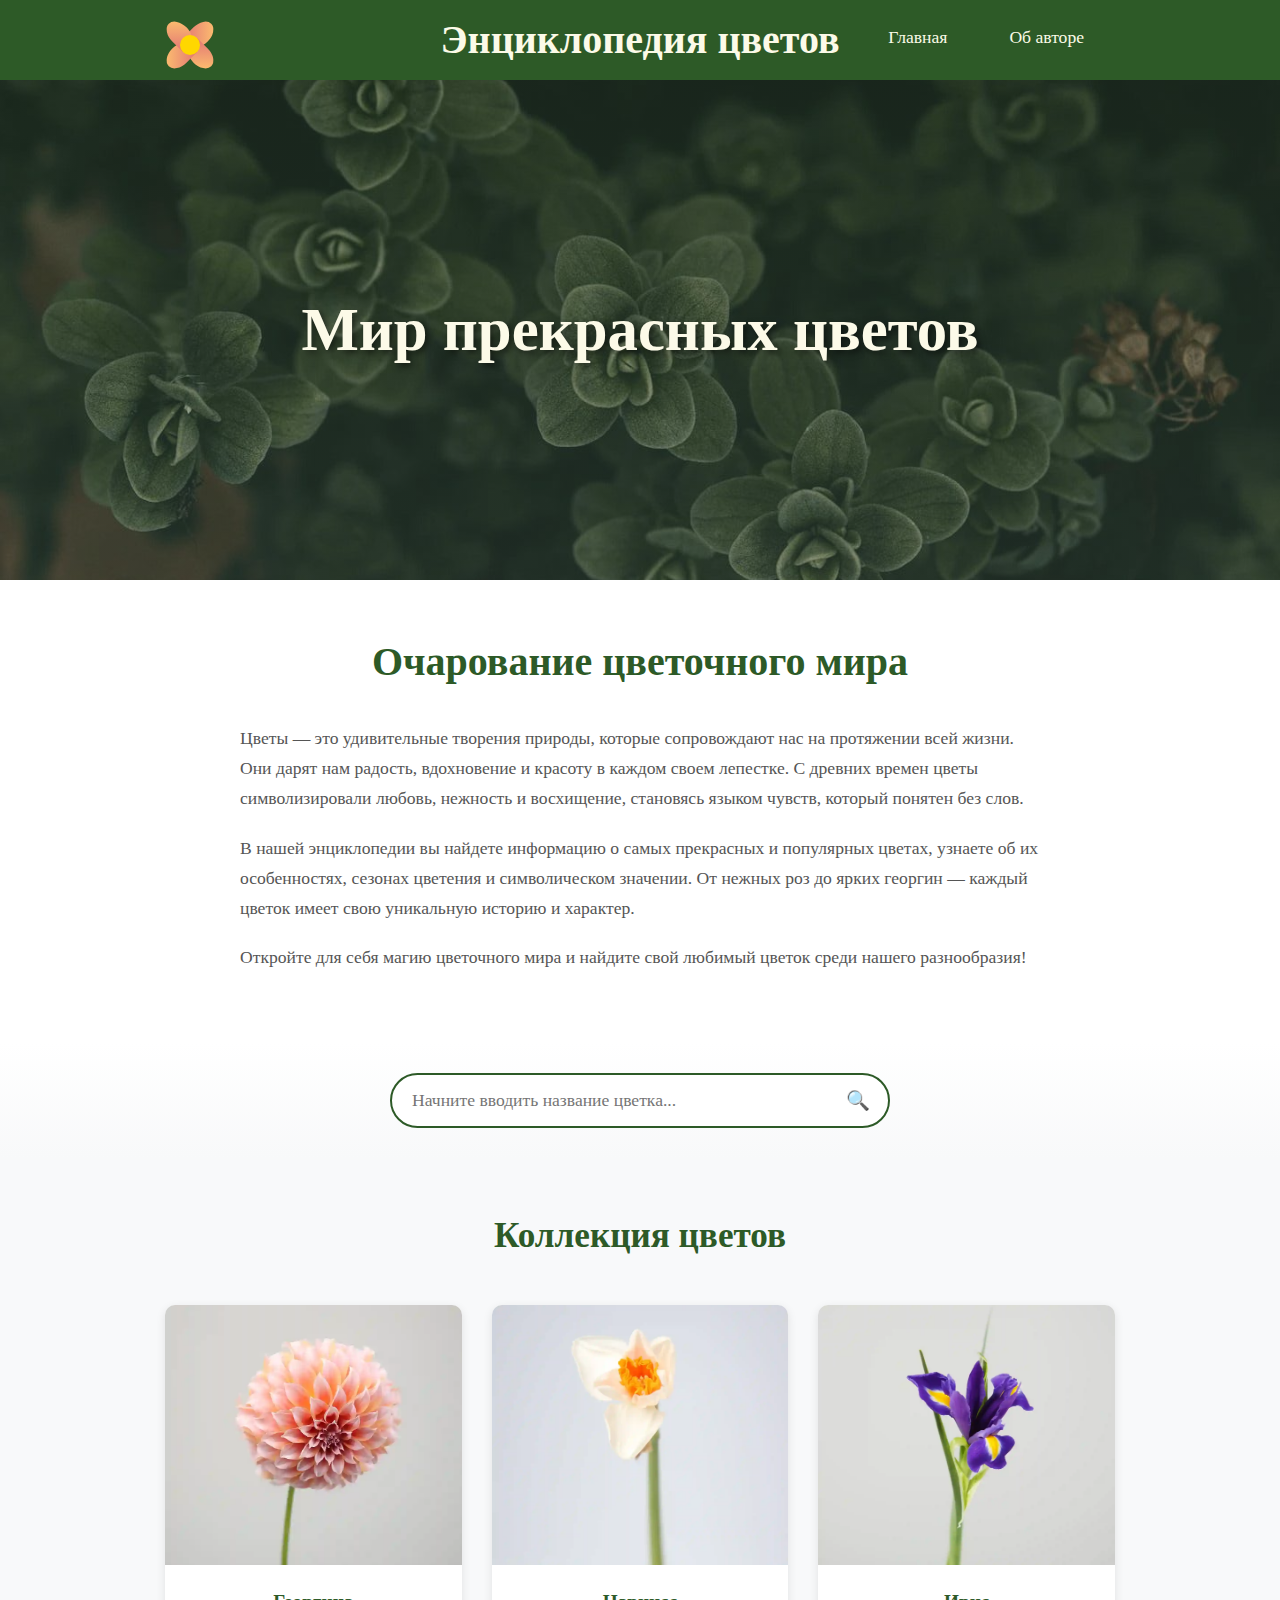
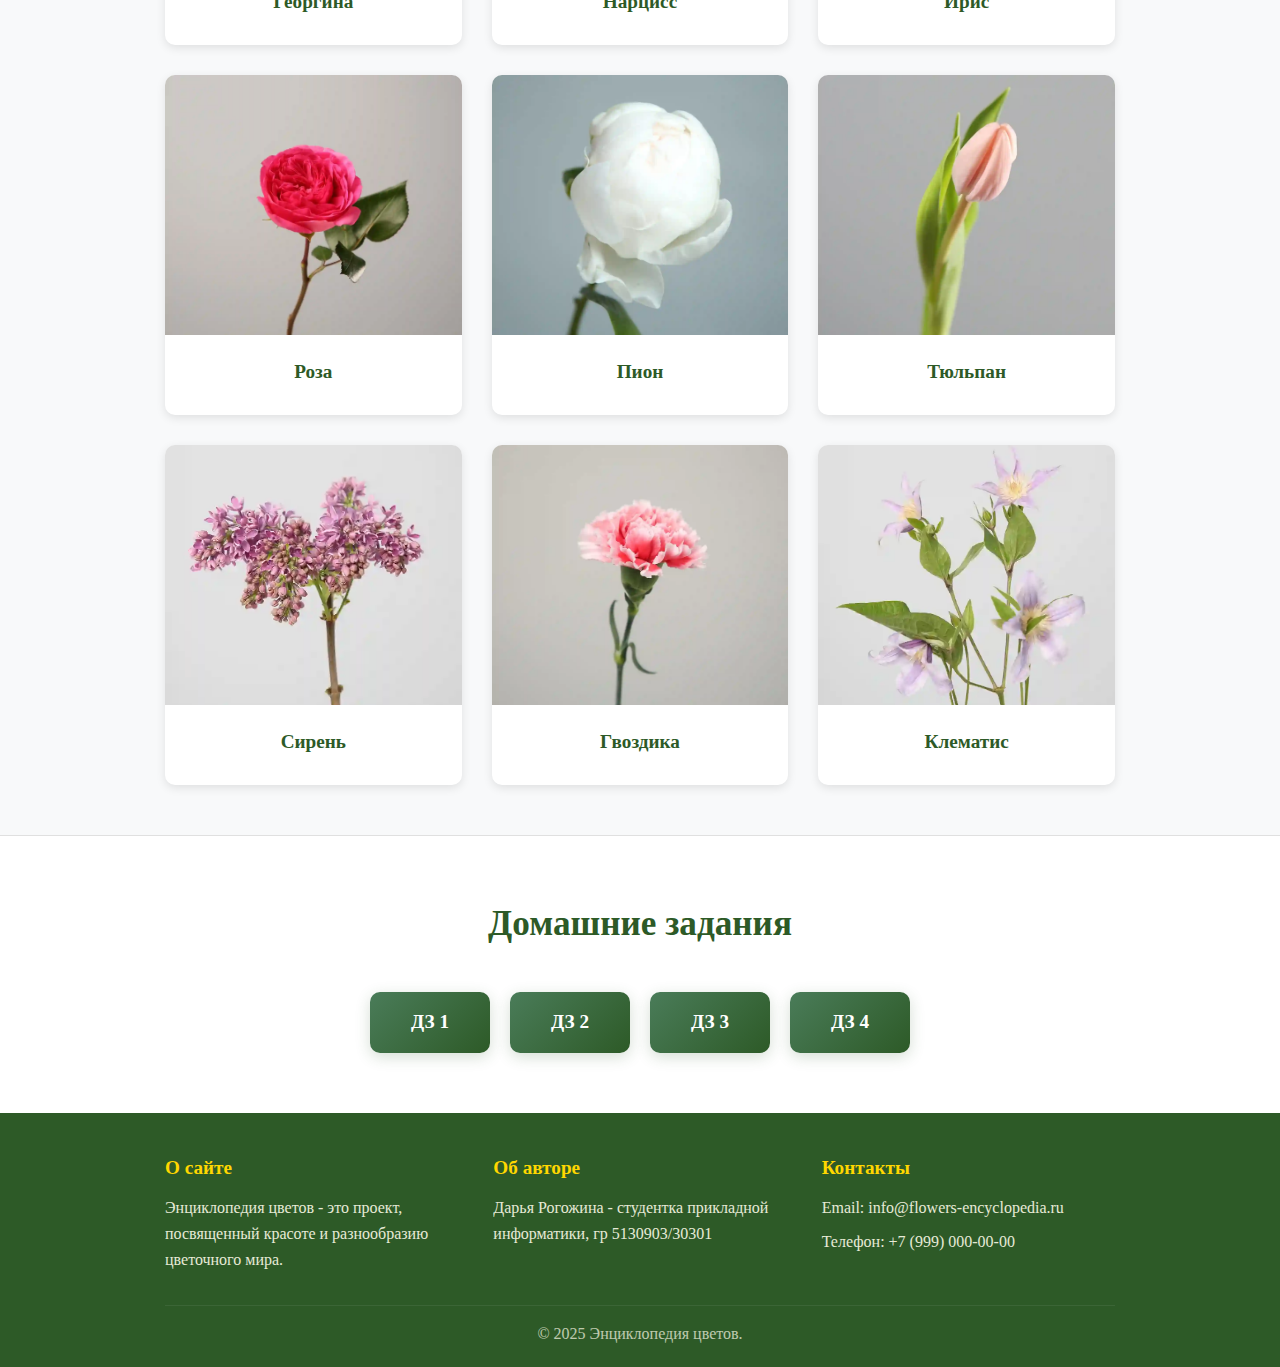
<file: index.html>
<!DOCTYPE html>
<html lang="ru">
<head>
    <meta charset="UTF-8">
    <title>Энциклопедия цветов</title>
    <link rel="stylesheet" href="style.css">
    <script src="script .js" defer></script>
</head>
<body>
    <!-- Шапка сайта -->
    <header class="header">
        <div class="container">
            <div class="header-content">
                <!-- Логотип CSS -->
                <div class="logo">
                    <div class="logo-flower">
                        <div class="petal"></div>
                        <div class="petal"></div>
                        <div class="petal"></div>
                        <div class="petal"></div>
                        <div class="flower-center"></div>
                    </div>
                </div>
                
                <h1 class="site-title">Энциклопедия цветов</h1>
                <nav class="menu">
                    <a href="index.html" class="menu-link">Главная</a>
                    <a href="#about" class="menu-link">Об авторе</a>
                </nav>
            </div>
        </div>
    </header>

    <!-- Главный баннер -->
    <section class="hero">
        <div class="hero-image">
            <h2 class="hero-title">Мир прекрасных цветов</h2>
        </div>
    </section>

     <!-- Вступительный текст -->
    <section class="intro">
        <div class="container">
            <div class="intro-content">
                <h2 class="intro-title">Очарование цветочного мира</h2>
                <div class="intro-text">
                    <p>Цветы — это удивительные творения природы, которые сопровождают нас на протяжении всей жизни. Они дарят нам радость, вдохновение и красоту в каждом своем лепестке. С древних времен цветы символизировали любовь, нежность и восхищение, становясь языком чувств, который понятен без слов.</p>
                    
                    <p>В нашей энциклопедии вы найдете информацию о самых прекрасных и популярных цветах, узнаете об их особенностях, сезонах цветения и символическом значении. От нежных роз до ярких георгин — каждый цветок имеет свою уникальную историю и характер.</p>
                    
                    <p>Откройте для себя магию цветочного мира и найдите свой любимый цветок среди нашего разнообразия!</p>
                </div>
            </div>
        </div>
    </section>

    <section class="search-section">
        <div class="container">
            <div class="search-container">
                <input type="text" id="flowerSearch" class="search-input" 
                       placeholder="Начните вводить название цветка...">
                <div class="search-icon">🔍</div>
            </div>
        </div>
    </section>

    <!-- Галерея цветов -->
    <main class="main">
        <div class="container">
            <h2 class="section-title">Коллекция цветов</h2>
            <div class="flowers-grid">
                <div class="flower-card" id="georgina">
                    <a href="flowers/георгина.html#georgina" class="flower-link">
                        <img src="images/георгина.webp" alt="Георгина" class="flower-image">
                        <h3 class="flower-name">Георгина</h3>
                    </a>
                </div>
                <div class="flower-card" id="narciss">
                    <a href="flowers/нарцисс.html#narciss" class="flower-link">
                        <img src="images/нарцисс.webp" alt="Нарцисс" class="flower-image">
                        <h3 class="flower-name">Нарцисс</h3>
                    </a>
                </div>
                <div class="flower-card" id="iris">
                    <a href="flowers/ирис.html#iris" class="flower-link">
                        <img src="images/ирис.webp" alt="Ирис" class="flower-image">
                        <h3 class="flower-name">Ирис</h3>
                    </a>
                </div>

                <div class="flower-card" id="rose">
                    <a href="flowers/роза.html#rose" class="flower-link">
                        <img src="images/роза.webp" alt="Роза" class="flower-image">
                        <h3 class="flower-name">Роза</h3>
                    </a>
                </div>
                <div class="flower-card" id="pion">
                    <a href="flowers/пион.html#pion" class="flower-link">
                        <img src="images/пион.webp" alt="Пион" class="flower-image">
                        <h3 class="flower-name">Пион</h3>
                    </a>
                </div>
                <div class="flower-card" id="tulpan">
                    <a href="flowers/тюльпан.html#tulpan" class="flower-link">
                        <img src="images/тюльпан.webp" alt="Тюльпан" class="flower-image">
                        <h3 class="flower-name">Тюльпан</h3>
                    </a>
                </div>
                <div class="flower-card" id="siren">
                    <a href="flowers/сирень.html#siren" class="flower-link">
                        <img src="images/сирень.webp" alt="Сирень" class="flower-image">
                        <h3 class="flower-name">Сирень</h3>
                    </a>
                </div>

                <div class="flower-card" id="gvozdika">
                    <a href="flowers/гвоздика.html#gvozdika" class="flower-link">
                        <img src="images/гвоздика.webp" alt="Гвоздика" class="flower-image">
                        <h3 class="flower-name">Гвоздика</h3>
                    </a>
                </div>
                <div class="flower-card" id="klematis">
                    <a href="flowers/клематис.html#klematis" class="flower-link">
                        <img src="images/клематис.webp" alt="Клематис" class="flower-image">
                        <h3 class="flower-name">Клематис</h3>
                    </a>
                </div>
            </div>
        </div>
    </main>

    <section class="homework-section">
        <div class="container">
            <h2 class="section-title">Домашние задания</h2>
            <div class="homework-list">
                <a href="дз/рисунок/page1.html" class="homework-link">ДЗ 1</a>
                <a href="дз/ролик/page2.html" class="homework-link">ДЗ 2</a>
                <a href="дз/задание/задание.html" class="homework-link">ДЗ 3</a>
                <a href="дз/тест/тест.html" class="homework-link">ДЗ 4</a>
            </div>
        </div>
    </section>

    <!-- Подвал -->
    <footer class="footer" id="about">
        <div class="container">
            <div class="footer-content">
                <div class="footer-section">
                    <h3>О сайте</h3>
                    <p>Энциклопедия цветов - это проект, посвященный красоте и разнообразию цветочного мира.</p>
                </div>
                <div class="footer-section">
                    <h3>Об авторе</h3>
                    <p>Дарья Рогожина - студентка прикладной информатики, гр 5130903/30301</p>
                </div>
                <div class="footer-section">
                    <h3>Контакты</h3>
                    <p>Email: info@flowers-encyclopedia.ru</p>
                    <p>Телефон: +7 (999) 000-00-00</p>
                </div>
            </div>
            <div class="footer-bottom">
                <p>&copy; 2025 Энциклопедия цветов.</p>
            </div>
        </div>
    </footer>
</body>
</html>
</file>
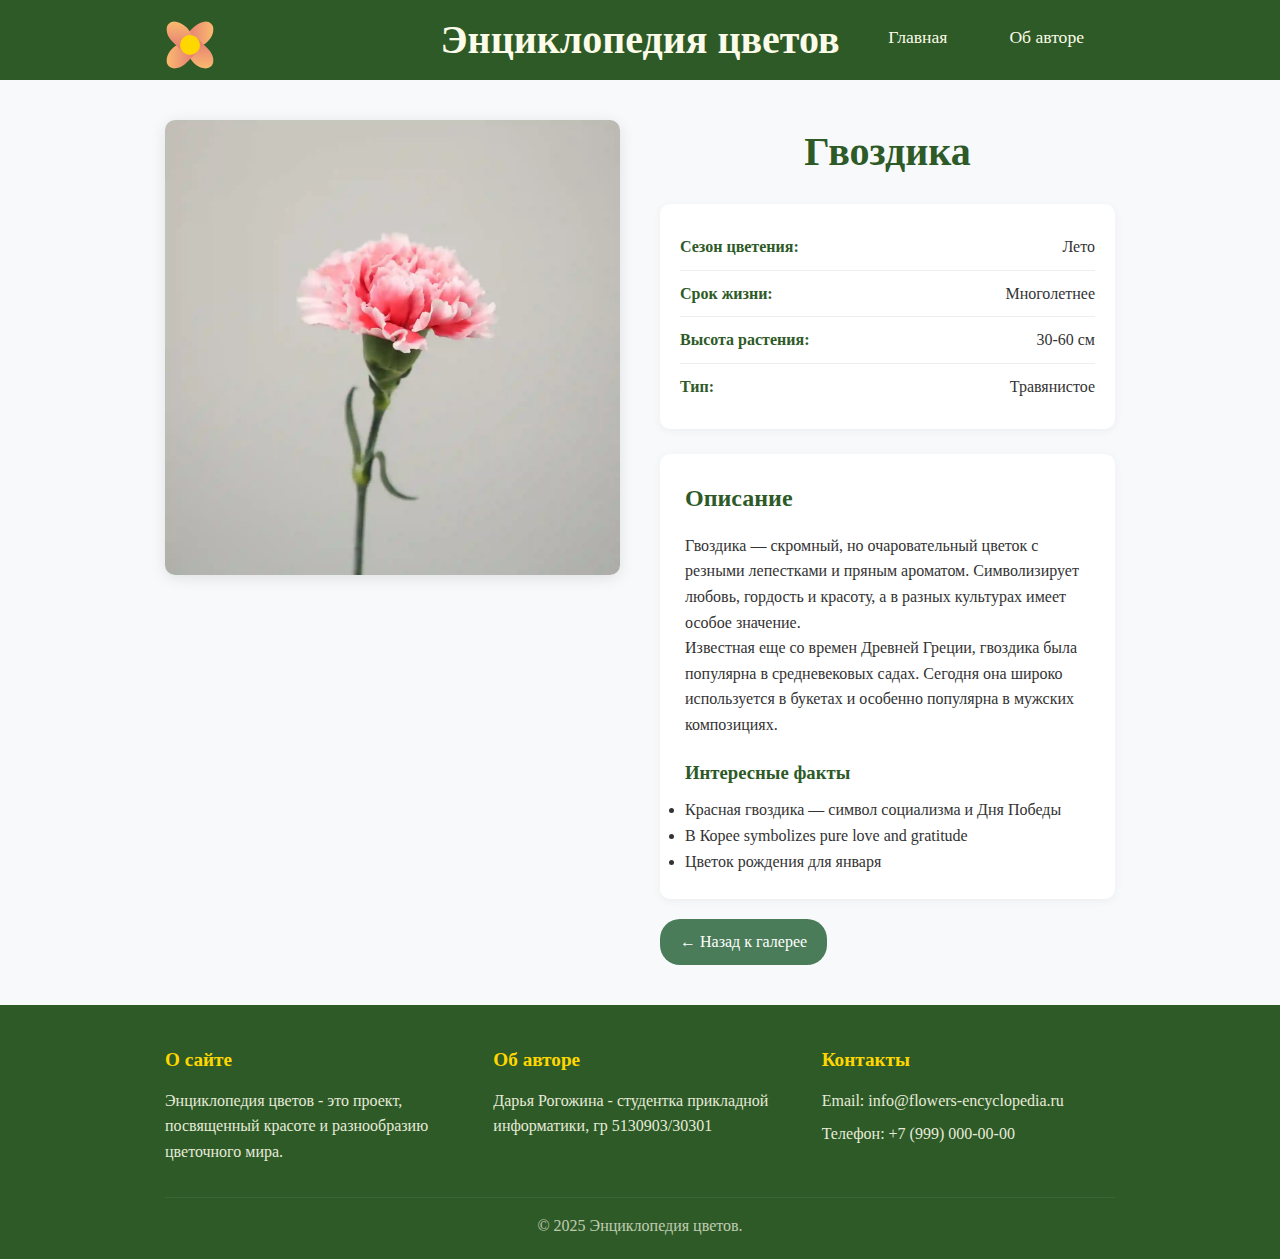
<file: flowers/гвоздика.html>
<!DOCTYPE html>
<html lang="ru">
<head>
    <meta charset="UTF-8">
    <title>Гвоздика - Энциклопедия цветов</title>
    <link rel="stylesheet" href="../style.css">
</head>
<body>
    <header class="header">
        <div class="container">
            <div class="header-content">
                <div class="logo">
                    <div class="logo-flower">
                        <div class="petal"></div>
                        <div class="petal"></div>
                        <div class="petal"></div>
                        <div class="petal"></div>
                        <div class="flower-center"></div>
                    </div>
                </div>
                <h1 class="site-title">Энциклопедия цветов</h1>
                <nav class="menu">
                    <a href="../index.html" class="menu-link">Главная</a>
                    <a href="../index.html#about" class="menu-link">Об авторе</a>
                </nav>
            </div>
        </div>
    </header>

    <main class="flower-detail">
        <div class="container">
            <div class="flower-detail-content">
                <div class="flower-detail-image">
                    <img src="../images/гвоздика.webp" alt="Гвоздика">
                </div>
                
                <div class="flower-detail-info">
                    <h1 class="flower-detail-title">Гвоздика</h1>
                    
                    <div class="flower-specs">
                        <div class="spec-item">
                            <span class="spec-label">Сезон цветения:</span>
                            <span class="spec-value">Лето</span>
                        </div>
                        <div class="spec-item">
                            <span class="spec-label">Срок жизни:</span>
                            <span class="spec-value">Многолетнее</span>
                        </div>
                        <div class="spec-item">
                            <span class="spec-label">Высота растения:</span>
                            <span class="spec-value">30-60 см</span>
                        </div>
                        <div class="spec-item">
                            <span class="spec-label">Тип:</span>
                            <span class="spec-value">Травянистое</span>
                        </div>
                    </div>
                    
                    <div class="flower-description">
                        <h2>Описание</h2>
                        <p>Гвоздика — скромный, но очаровательный цветок с резными лепестками и пряным ароматом. Символизирует любовь, гордость и красоту, а в разных культурах имеет особое значение.</p>
                        
                        <p>Известная еще со времен Древней Греции, гвоздика была популярна в средневековых садах. Сегодня она широко используется в букетах и особенно популярна в мужских композициях.</p>
                        
                        <h3>Интересные факты</h3>
                        <ul>
                            <li>Красная гвоздика — символ социализма и Дня Победы</li>
                            <li>В Корее symbolizes pure love and gratitude</li>
                            <li>Цветок рождения для января</li>
                        </ul>
                    </div>
                    
                    <a href="../index.html#gvozdika" class="back-button">← Назад к галерее</a>
                </div>
            </div>
        </div>
    </main>

    <footer class="footer">
        <div class="container">
            <div class="footer-content">
                <div class="footer-section">
                    <h3>О сайте</h3>
                    <p>Энциклопедия цветов - это проект, посвященный красоте и разнообразию цветочного мира.</p>
                </div>
                <div class="footer-section">
                    <h3>Об авторе</h3>
                    <p>Дарья Рогожина - студентка прикладной информатики, гр 5130903/30301</p>
                </div>
                <div class="footer-section">
                    <h3>Контакты</h3>
                    <p>Email: info@flowers-encyclopedia.ru</p>
                    <p>Телефон: +7 (999) 000-00-00</p>
                </div>
            </div>
            <div class="footer-bottom">
                <p>&copy; 2025 Энциклопедия цветов.</p>
            </div>
        </div>
    </footer>
</body>
</html>
</file>
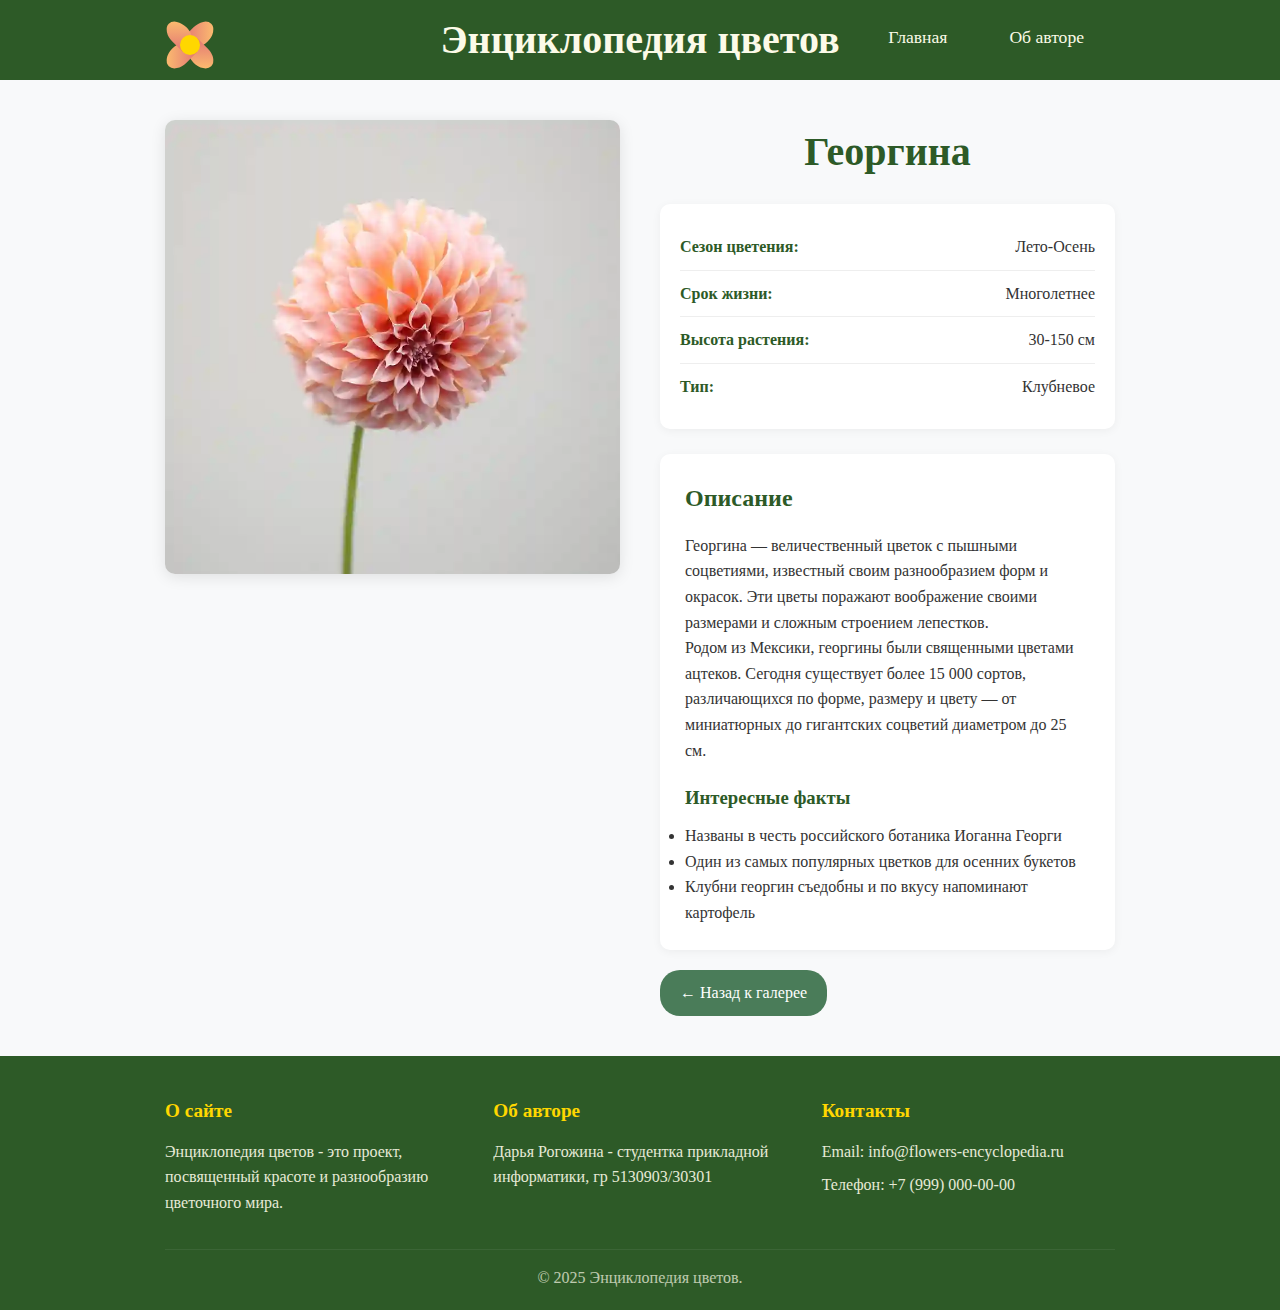
<file: flowers/георгина.html>
<!DOCTYPE html>
<html lang="ru">
<head>
    <meta charset="UTF-8">
    <title>Георгина - Энциклопедия цветов</title>
    <link rel="stylesheet" href="../style.css">
</head>
<body>
    <header class="header">
        <div class="container">
            <div class="header-content">
                <div class="logo">
                    <div class="logo-flower">
                        <div class="petal"></div>
                        <div class="petal"></div>
                        <div class="petal"></div>
                        <div class="petal"></div>
                        <div class="flower-center"></div>
                    </div>
                </div>
                <h1 class="site-title">Энциклопедия цветов</h1>
                <nav class="menu">
                    <a href="../index.html" class="menu-link">Главная</a>
                    <a href="../index.html#about" class="menu-link">Об авторе</a>
                </nav>
            </div>
        </div>
    </header>

    <main class="flower-detail">
        <div class="container">
            <div class="flower-detail-content">
                <div class="flower-detail-image">
                    <img src="../images/георгина.webp" alt="Георгина">
                </div>
                
                <div class="flower-detail-info">
                    <h1 class="flower-detail-title">Георгина</h1>
                    
                    <div class="flower-specs">
                        <div class="spec-item">
                            <span class="spec-label">Сезон цветения:</span>
                            <span class="spec-value">Лето-Осень</span>
                        </div>
                        <div class="spec-item">
                            <span class="spec-label">Срок жизни:</span>
                            <span class="spec-value">Многолетнее</span>
                        </div>
                        <div class="spec-item">
                            <span class="spec-label">Высота растения:</span>
                            <span class="spec-value">30-150 см</span>
                        </div>
                        <div class="spec-item">
                            <span class="spec-label">Тип:</span>
                            <span class="spec-value">Клубневое</span>
                        </div>
                    </div>
                    
                    <div class="flower-description">
                        <h2>Описание</h2>
                        <p>Георгина — величественный цветок с пышными соцветиями, известный своим разнообразием форм и окрасок. Эти цветы поражают воображение своими размерами и сложным строением лепестков.</p>
                        
                        <p>Родом из Мексики, георгины были священными цветами ацтеков. Сегодня существует более 15 000 сортов, различающихся по форме, размеру и цвету — от миниатюрных до гигантских соцветий диаметром до 25 см.</p>
                        
                        <h3>Интересные факты</h3>
                        <ul>
                            <li>Названы в честь российского ботаника Иоганна Георги</li>
                            <li>Один из самых популярных цветков для осенних букетов</li>
                            <li>Клубни георгин съедобны и по вкусу напоминают картофель</li>
                        </ul>
                    </div>
                    
                    <a href="../index.html#georgina" class="back-button">← Назад к галерее</a>
                </div>
            </div>
        </div>
    </main>

    <footer class="footer">
        <div class="container">
            <div class="footer-content">
                <div class="footer-section">
                    <h3>О сайте</h3>
                    <p>Энциклопедия цветов - это проект, посвященный красоте и разнообразию цветочного мира.</p>
                </div>
                <div class="footer-section">
                    <h3>Об авторе</h3>
                    <p>Дарья Рогожина - студентка прикладной информатики, гр 5130903/30301</p>
                </div>
                <div class="footer-section">
                    <h3>Контакты</h3>
                    <p>Email: info@flowers-encyclopedia.ru</p>
                    <p>Телефон: +7 (999) 000-00-00</p>
                </div>
            </div>
            <div class="footer-bottom">
                <p>&copy; 2025 Энциклопедия цветов.</p>
            </div>
        </div>
    </footer>
</body>
</html>
</file>
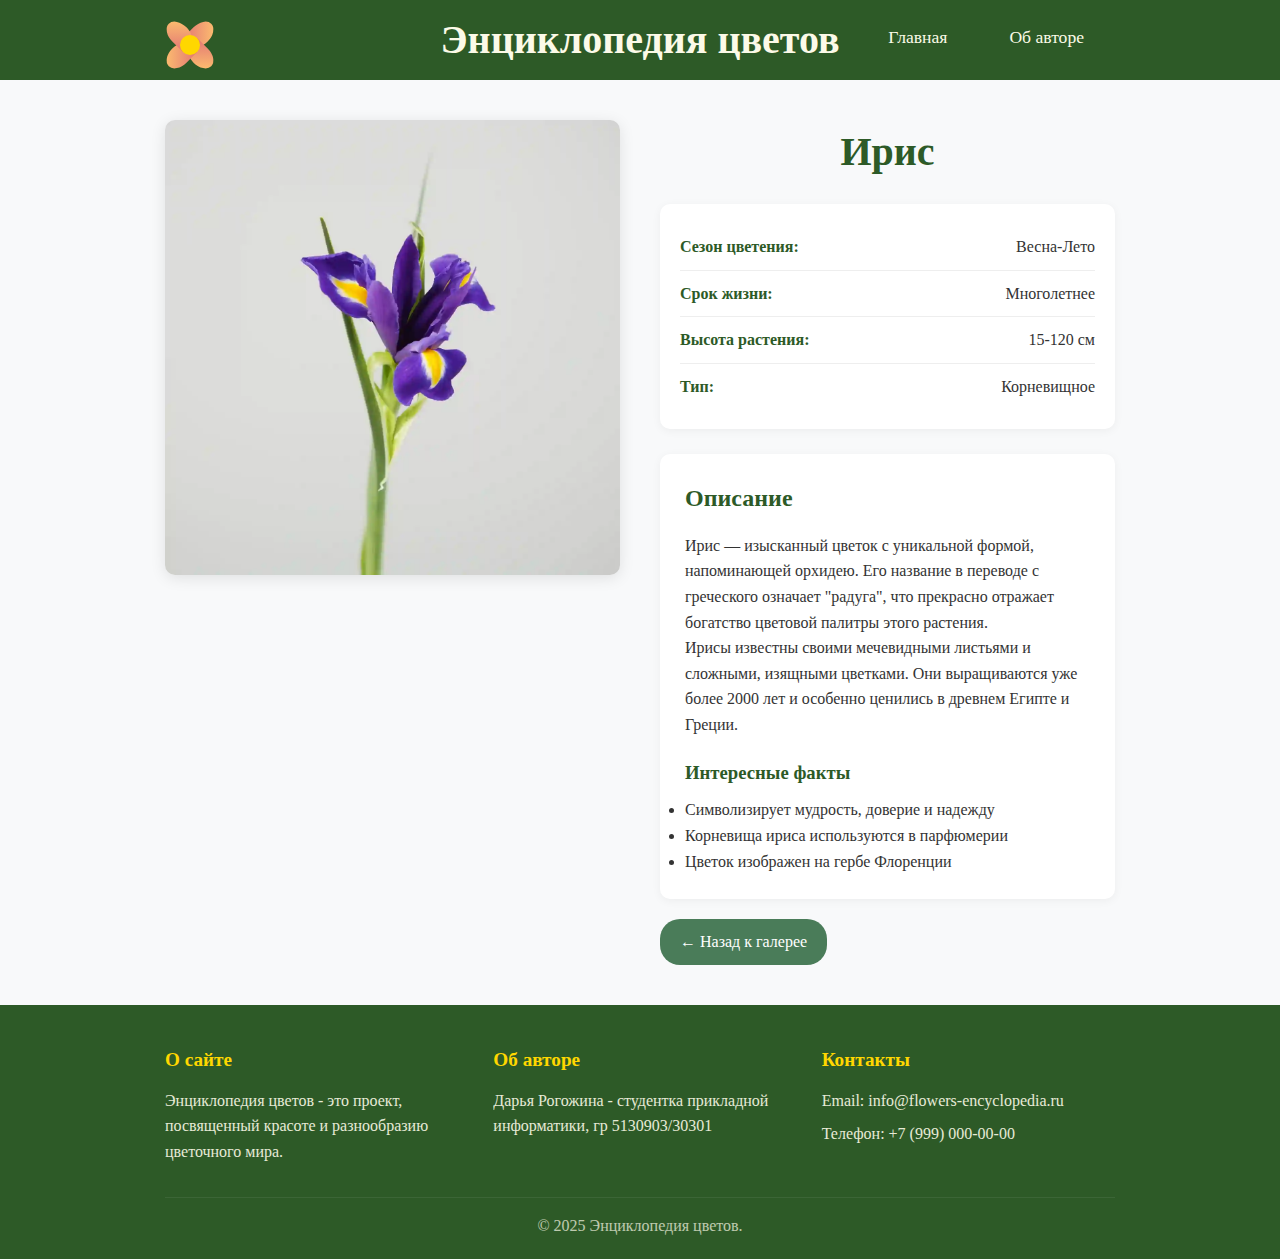
<file: flowers/ирис.html>
<!DOCTYPE html>
<html lang="ru">
<head>
    <meta charset="UTF-8">
    <title>Ирис - Энциклопедия цветов</title>
    <link rel="stylesheet" href="../style.css">
</head>
<body>
    <header class="header">
        <div class="container">
            <div class="header-content">
                <div class="logo">
                    <div class="logo-flower">
                        <div class="petal"></div>
                        <div class="petal"></div>
                        <div class="petal"></div>
                        <div class="petal"></div>
                        <div class="flower-center"></div>
                    </div>
                </div>
                <h1 class="site-title">Энциклопедия цветов</h1>
                <nav class="menu">
                    <a href="../index.html" class="menu-link">Главная</a>
                    <a href="../index.html#about" class="menu-link">Об авторе</a>
                </nav>
            </div>
        </div>
    </header>

    <main class="flower-detail">
        <div class="container">
            <div class="flower-detail-content">
                <div class="flower-detail-image">
                    <img src="../images/ирис.webp" alt="Ирис">
                </div>
                
                <div class="flower-detail-info">
                    <h1 class="flower-detail-title">Ирис</h1>
                    
                    <div class="flower-specs">
                        <div class="spec-item">
                            <span class="spec-label">Сезон цветения:</span>
                            <span class="spec-value">Весна-Лето</span>
                        </div>
                        <div class="spec-item">
                            <span class="spec-label">Срок жизни:</span>
                            <span class="spec-value">Многолетнее</span>
                        </div>
                        <div class="spec-item">
                            <span class="spec-label">Высота растения:</span>
                            <span class="spec-value">15-120 см</span>
                        </div>
                        <div class="spec-item">
                            <span class="spec-label">Тип:</span>
                            <span class="spec-value">Корневищное</span>
                        </div>
                    </div>
                    
                    <div class="flower-description">
                        <h2>Описание</h2>
                        <p>Ирис — изысканный цветок с уникальной формой, напоминающей орхидею. Его название в переводе с греческого означает "радуга", что прекрасно отражает богатство цветовой палитры этого растения.</p>
                        
                        <p>Ирисы известны своими мечевидными листьями и сложными, изящными цветками. Они выращиваются уже более 2000 лет и особенно ценились в древнем Египте и Греции.</p>
                        
                        <h3>Интересные факты</h3>
                        <ul>
                            <li>Символизирует мудрость, доверие и надежду</li>
                            <li>Корневища ириса используются в парфюмерии</li>
                            <li>Цветок изображен на гербе Флоренции</li>
                        </ul>
                    </div>
                    
                    <a href="../index.html#iris" class="back-button">← Назад к галерее</a>
                </div>
            </div>
        </div>
    </main>

    <footer class="footer">
        <div class="container">
            <div class="footer-content">
                <div class="footer-section">
                    <h3>О сайте</h3>
                    <p>Энциклопедия цветов - это проект, посвященный красоте и разнообразию цветочного мира.</p>
                </div>
                <div class="footer-section">
                    <h3>Об авторе</h3>
                    <p>Дарья Рогожина - студентка прикладной информатики, гр 5130903/30301</p>
                </div>
                <div class="footer-section">
                    <h3>Контакты</h3>
                    <p>Email: info@flowers-encyclopedia.ru</p>
                    <p>Телефон: +7 (999) 000-00-00</p>
                </div>
            </div>
            <div class="footer-bottom">
                <p>&copy; 2025 Энциклопедия цветов.</p>
            </div>
        </div>
    </footer>
</body>
</html>
</file>
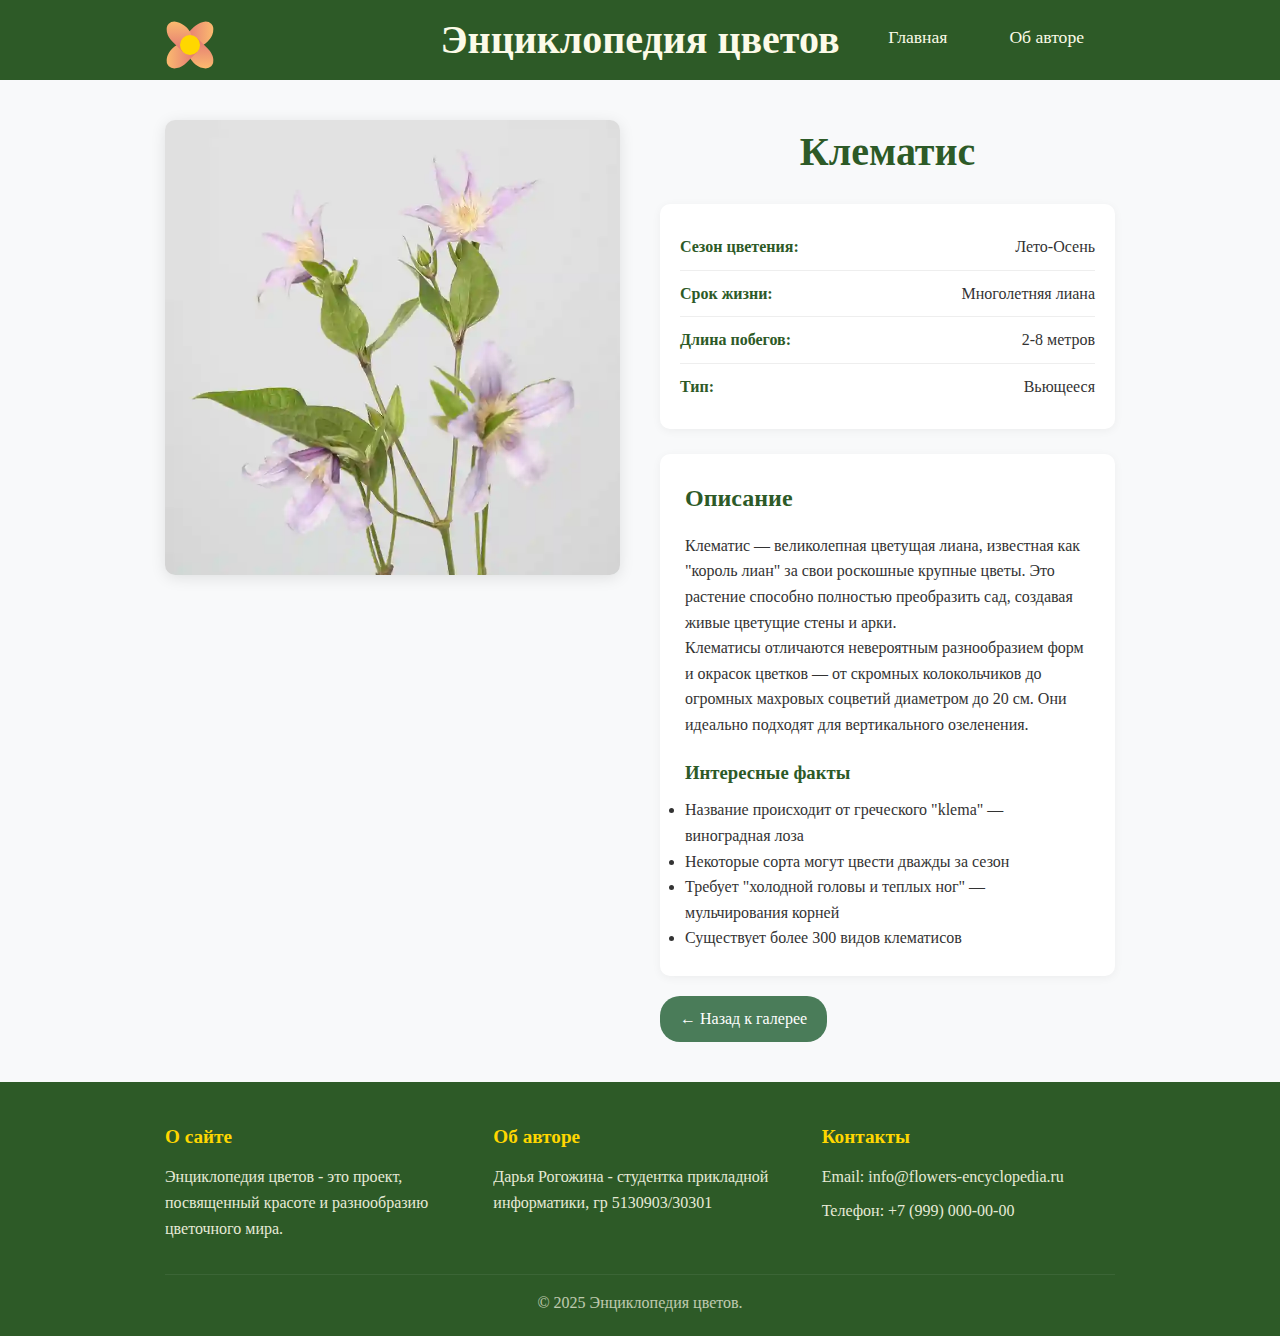
<file: flowers/клематис.html>
<!DOCTYPE html>
<html lang="ru">
<head>
    <meta charset="UTF-8">
    <title>Клематис - Энциклопедия цветов</title>
    <link rel="stylesheet" href="../style.css">
</head>
<body>
    <header class="header">
        <div class="container">
            <div class="header-content">
                <div class="logo">
                    <div class="logo-flower">
                        <div class="petal"></div>
                        <div class="petal"></div>
                        <div class="petal"></div>
                        <div class="petal"></div>
                        <div class="flower-center"></div>
                    </div>
                </div>
                <h1 class="site-title">Энциклопедия цветов</h1>
                <nav class="menu">
                    <a href="../index.html" class="menu-link">Главная</a>
                    <a href="../index.html#about" class="menu-link">Об авторе</a>
                </nav>
            </div>
        </div>
    </header>

    <main class="flower-detail">
        <div class="container">
            <div class="flower-detail-content">
                <div class="flower-detail-image">
                    <img src="../images/клематис.webp" alt="Клематис">
                </div>
                
                <div class="flower-detail-info">
                    <h1 class="flower-detail-title">Клематис</h1>
                    
                    <div class="flower-specs">
                        <div class="spec-item">
                            <span class="spec-label">Сезон цветения:</span>
                            <span class="spec-value">Лето-Осень</span>
                        </div>
                        <div class="spec-item">
                            <span class="spec-label">Срок жизни:</span>
                            <span class="spec-value">Многолетняя лиана</span>
                        </div>
                        <div class="spec-item">
                            <span class="spec-label">Длина побегов:</span>
                            <span class="spec-value">2-8 метров</span>
                        </div>
                        <div class="spec-item">
                            <span class="spec-label">Тип:</span>
                            <span class="spec-value">Вьющееся</span>
                        </div>
                    </div>
                    
                    <div class="flower-description">
                        <h2>Описание</h2>
                        <p>Клематис — великолепная цветущая лиана, известная как "король лиан" за свои роскошные крупные цветы. Это растение способно полностью преобразить сад, создавая живые цветущие стены и арки.</p>
                        
                        <p>Клематисы отличаются невероятным разнообразием форм и окрасок цветков — от скромных колокольчиков до огромных махровых соцветий диаметром до 20 см. Они идеально подходят для вертикального озеленения.</p>
                        
                        <h3>Интересные факты</h3>
                        <ul>
                            <li>Название происходит от греческого "klema" — виноградная лоза</li>
                            <li>Некоторые сорта могут цвести дважды за сезон</li>
                            <li>Требует "холодной головы и теплых ног" — мульчирования корней</li>
                            <li>Существует более 300 видов клематисов</li>
                        </ul>
                    </div>
                    
                    <a href="../index.html#klematis" class="back-button">← Назад к галерее</a>
                </div>
            </div>
        </div>
    </main>

    <footer class="footer">
        <div class="container">
            <div class="footer-content">
                <div class="footer-section">
                    <h3>О сайте</h3>
                    <p>Энциклопедия цветов - это проект, посвященный красоте и разнообразию цветочного мира.</p>
                </div>
                <div class="footer-section">
                    <h3>Об авторе</h3>
                    <p>Дарья Рогожина - студентка прикладной информатики, гр 5130903/30301</p>
                </div>
                <div class="footer-section">
                    <h3>Контакты</h3>
                    <p>Email: info@flowers-encyclopedia.ru</p>
                    <p>Teлефон: +7 (999) 000-00-00</p>
                </div>
            </div>
            <div class="footer-bottom">
                <p>&copy; 2025 Энциклопедия цветов.</p>
            </div>
        </div>
    </footer>
</body>
</html>
</file>
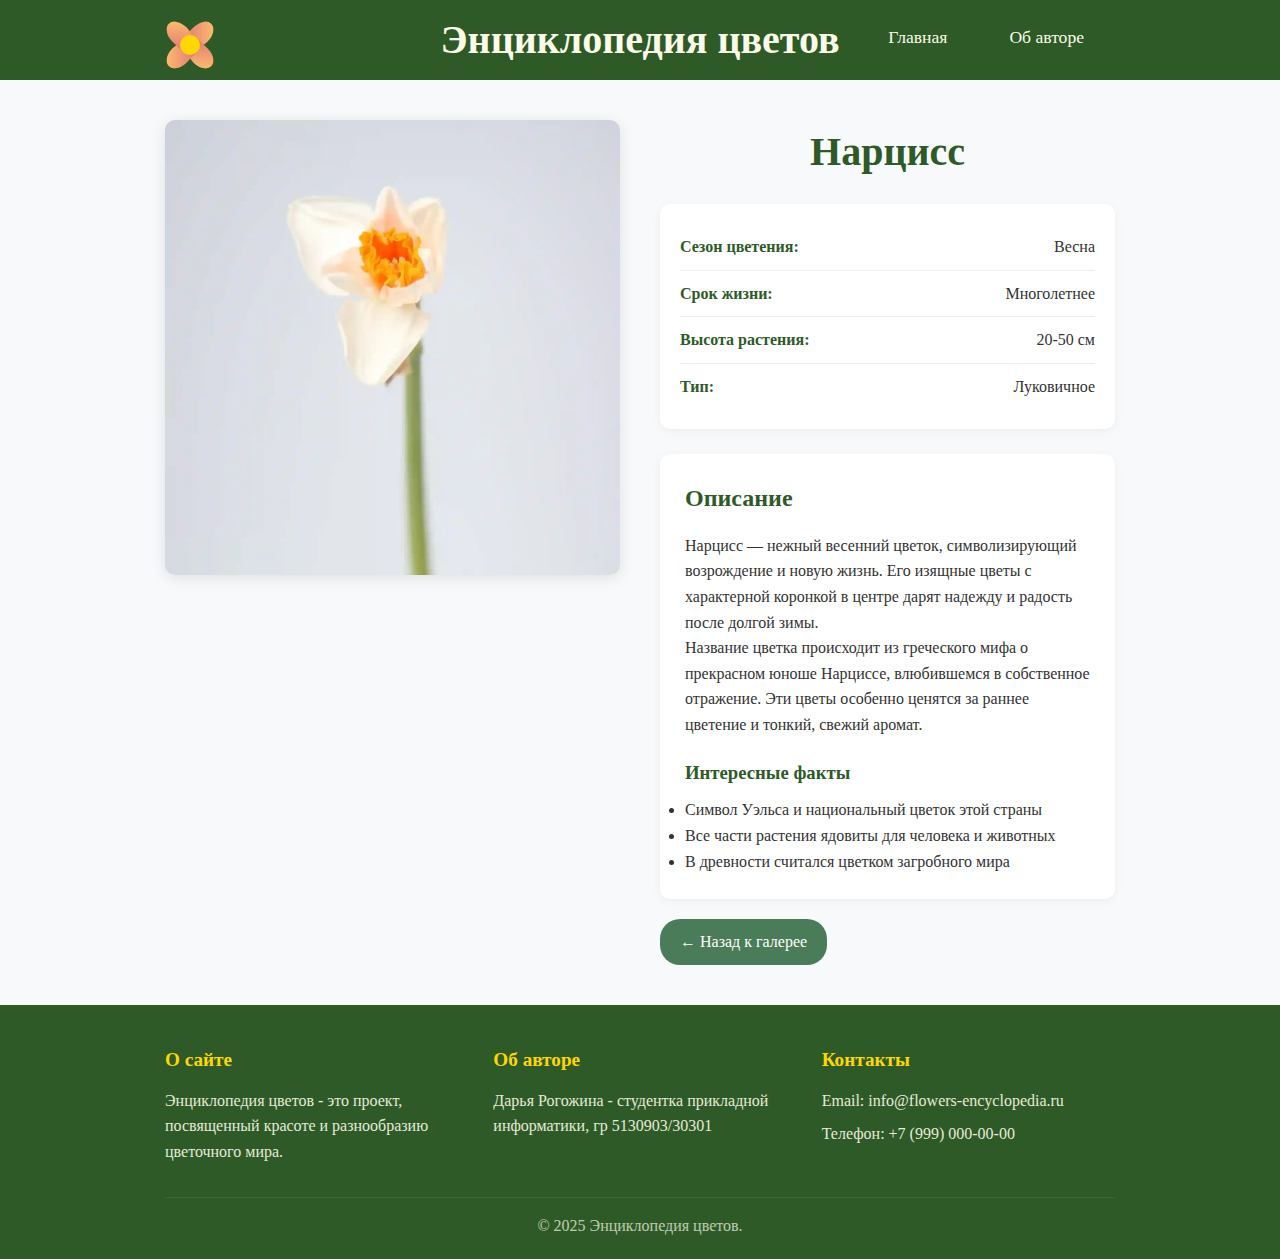
<file: flowers/нарцисс.html>
<!DOCTYPE html>
<html lang="ru">
<head>
    <meta charset="UTF-8">
    <title>Нарцисс - Энциклопедия цветов</title>
    <link rel="stylesheet" href="../style.css">
</head>
<body>
    <header class="header">
        <div class="container">
            <div class="header-content">
                <div class="logo">
                    <div class="logo-flower">
                        <div class="petal"></div>
                        <div class="petal"></div>
                        <div class="petal"></div>
                        <div class="petal"></div>
                        <div class="flower-center"></div>
                    </div>
                </div>
                <h1 class="site-title">Энциклопедия цветов</h1>
                <nav class="menu">
                    <a href="../index.html" class="menu-link">Главная</a>
                    <a href="../index.html#about" class="menu-link">Об авторе</a>
                </nav>
            </div>
        </div>
    </header>

    <main class="flower-detail">
        <div class="container">
            <div class="flower-detail-content">
                <div class="flower-detail-image">
                    <img src="../images/нарцисс.webp" alt="Нарцисс">
                </div>
                
                <div class="flower-detail-info">
                    <h1 class="flower-detail-title">Нарцисс</h1>
                    
                    <div class="flower-specs">
                        <div class="spec-item">
                            <span class="spec-label">Сезон цветения:</span>
                            <span class="spec-value">Весна</span>
                        </div>
                        <div class="spec-item">
                            <span class="spec-label">Срок жизни:</span>
                            <span class="spec-value">Многолетнее</span>
                        </div>
                        <div class="spec-item">
                            <span class="spec-label">Высота растения:</span>
                            <span class="spec-value">20-50 см</span>
                        </div>
                        <div class="spec-item">
                            <span class="spec-label">Тип:</span>
                            <span class="spec-value">Луковичное</span>
                        </div>
                    </div>
                    
                    <div class="flower-description">
                        <h2>Описание</h2>
                        <p>Нарцисс — нежный весенний цветок, символизирующий возрождение и новую жизнь. Его изящные цветы с характерной коронкой в центре дарят надежду и радость после долгой зимы.</p>
                        
                        <p>Название цветка происходит из греческого мифа о прекрасном юноше Нарциссе, влюбившемся в собственное отражение. Эти цветы особенно ценятся за раннее цветение и тонкий, свежий аромат.</p>
                        
                        <h3>Интересные факты</h3>
                        <ul>
                            <li>Символ Уэльса и национальный цветок этой страны</li>
                            <li>Все части растения ядовиты для человека и животных</li>
                            <li>В древности считался цветком загробного мира</li>
                        </ul>
                    </div>
                    
                    <a href="../index.html#narciss" class="back-button">← Назад к галерее</a>
                </div>
            </div>
        </div>
    </main>

    <footer class="footer">
        <div class="container">
            <div class="footer-content">
                <div class="footer-section">
                    <h3>О сайте</h3>
                    <p>Энциклопедия цветов - это проект, посвященный красоте и разнообразию цветочного мира.</p>
                </div>
                <div class="footer-section">
                    <h3>Об авторе</h3>
                    <p>Дарья Рогожина - студентка прикладной информатики, гр 5130903/30301</p>
                </div>
                <div class="footer-section">
                    <h3>Контакты</h3>
                    <p>Email: info@flowers-encyclopedia.ru</p>
                    <p>Телефон: +7 (999) 000-00-00</p>
                </div>
            </div>
            <div class="footer-bottom">
                <p>&copy; 2025 Энциклопедия цветов.</p>
            </div>
        </div>
    </footer>
</body>
</html>
</file>
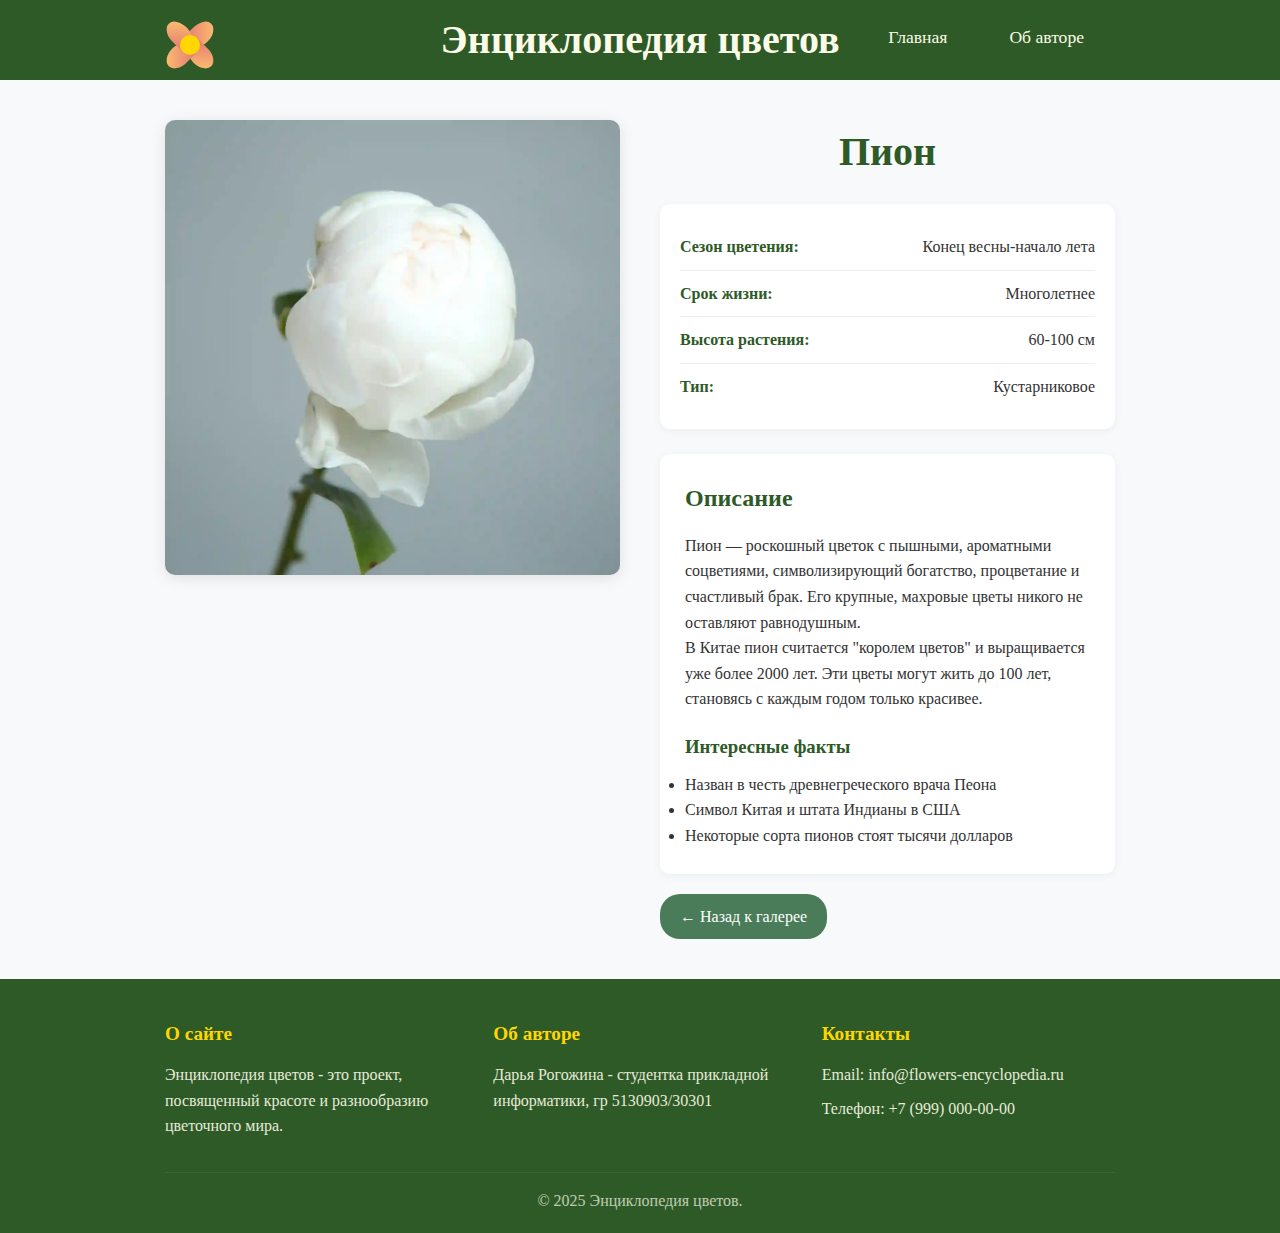
<file: flowers/пион.html>
<!DOCTYPE html>
<html lang="ru">
<head>
    <meta charset="UTF-8">
    <title>Пион - Энциклопедия цветов</title>
    <link rel="stylesheet" href="../style.css">
</head>
<body>
    <header class="header">
        <div class="container">
            <div class="header-content">
                <div class="logo">
                    <div class="logo-flower">
                        <div class="petal"></div>
                        <div class="petal"></div>
                        <div class="petal"></div>
                        <div class="petal"></div>
                        <div class="flower-center"></div>
                    </div>
                </div>
                <h1 class="site-title">Энциклопедия цветов</h1>
                <nav class="menu">
                    <a href="../index.html" class="menu-link">Главная</a>
                    <a href="../index.html#about" class="menu-link">Об авторе</a>
                </nav>
            </div>
        </div>
    </header>

    <main class="flower-detail">
        <div class="container">
            <div class="flower-detail-content">
                <div class="flower-detail-image">
                    <img src="../images/пион.webp" alt="Пион">
                </div>
                
                <div class="flower-detail-info">
                    <h1 class="flower-detail-title">Пион</h1>
                    
                    <div class="flower-specs">
                        <div class="spec-item">
                            <span class="spec-label">Сезон цветения:</span>
                            <span class="spec-value">Конец весны-начало лета</span>
                        </div>
                        <div class="spec-item">
                            <span class="spec-label">Срок жизни:</span>
                            <span class="spec-value">Многолетнее</span>
                        </div>
                        <div class="spec-item">
                            <span class="spec-label">Высота растения:</span>
                            <span class="spec-value">60-100 см</span>
                        </div>
                        <div class="spec-item">
                            <span class="spec-label">Тип:</span>
                            <span class="spec-value">Кустарниковое</span>
                        </div>
                    </div>
                    
                    <div class="flower-description">
                        <h2>Описание</h2>
                        <p>Пион — роскошный цветок с пышными, ароматными соцветиями, символизирующий богатство, процветание и счастливый брак. Его крупные, махровые цветы никого не оставляют равнодушным.</p>
                        
                        <p>В Китае пион считается "королем цветов" и выращивается уже более 2000 лет. Эти цветы могут жить до 100 лет, становясь с каждым годом только красивее.</p>
                        
                        <h3>Интересные факты</h3>
                        <ul>
                            <li>Назван в честь древнегреческого врача Пеона</li>
                            <li>Символ Китая и штата Индианы в США</li>
                            <li>Некоторые сорта пионов стоят тысячи долларов</li>
                        </ul>
                    </div>
                    
                    <a href="../index.html#pion" class="back-button">← Назад к галерее</a>
                </div>
            </div>
        </div>
    </main>

    <footer class="footer">
        <div class="container">
            <div class="footer-content">
                <div class="footer-section">
                    <h3>О сайте</h3>
                    <p>Энциклопедия цветов - это проект, посвященный красоте и разнообразию цветочного мира.</p>
                </div>
                <div class="footer-section">
                    <h3>Об авторе</h3>
                    <p>Дарья Рогожина - студентка прикладной информатики, гр 5130903/30301</p>
                </div>
                <div class="footer-section">
                    <h3>Контакты</h3>
                    <p>Email: info@flowers-encyclopedia.ru</p>
                    <p>Телефон: +7 (999) 000-00-00</p>
                </div>
            </div>
            <div class="footer-bottom">
                <p>&copy; 2025 Энциклопедия цветов.</p>
            </div>
        </div>
    </footer>
</body>
</html>
</file>
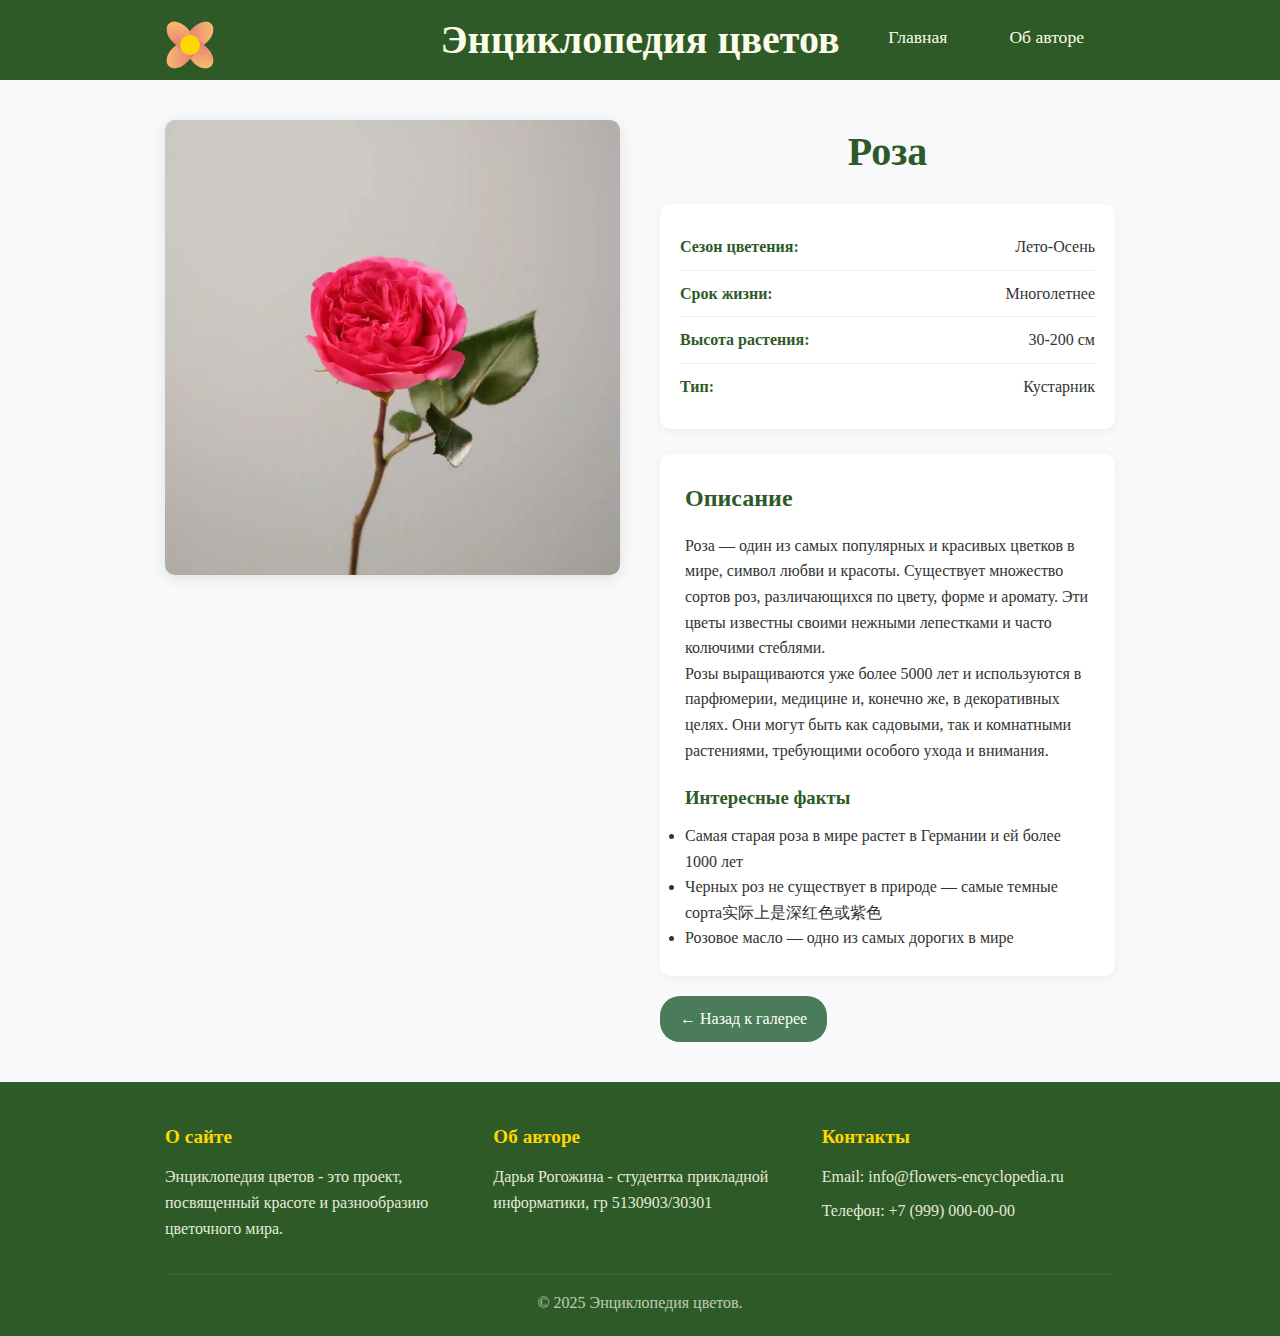
<file: flowers/роза.html>
<!DOCTYPE html>
<html lang="ru">
<head>
    <meta charset="UTF-8">
    <title>Роза - Энциклопедия цветов</title>
    <link rel="stylesheet" href="../style.css">
</head>
<body>
    <!-- Шапка сайта -->
    <header class="header">
        <div class="container">
            <div class="header-content">
                <!-- Логотип CSS -->
                <div class="logo">
                    <div class="logo-flower">
                        <div class="petal"></div>
                        <div class="petal"></div>
                        <div class="petal"></div>
                        <div class="petal"></div>
                        <div class="flower-center"></div>
                    </div>
                </div>
                
                <h1 class="site-title">Энциклопедия цветов</h1>
                <nav class="menu">
                    <a href="../index.html" class="menu-link">Главная</a>
                    <a href="../index.html#about" class="menu-link">Об авторе</a>
                </nav>
            </div>
        </div>
    </header>

    <!-- Детальная страница цветка -->
    <main class="flower-detail">
        <div class="container">
            <div class="flower-detail-content">
                <!-- Изображение цветка -->
                <div class="flower-detail-image">
                    <img src="../images/роза.webp" alt="Роза">
                </div>
                
                <!-- Информация о цветке -->
                <div class="flower-detail-info">
                    <h1 class="flower-detail-title">Роза</h1>
                    
                    <div class="flower-specs">
                        <div class="spec-item">
                            <span class="spec-label">Сезон цветения:</span>
                            <span class="spec-value">Лето-Осень</span>
                        </div>
                        <div class="spec-item">
                            <span class="spec-label">Срок жизни:</span>
                            <span class="spec-value">Многолетнее</span>
                        </div>
                        <div class="spec-item">
                            <span class="spec-label">Высота растения:</span>
                            <span class="spec-value">30-200 см</span>
                        </div>
                        <div class="spec-item">
                            <span class="spec-label">Тип:</span>
                            <span class="spec-value">Кустарник</span>
                        </div>
                    </div>
                    
                    <div class="flower-description">
                        <h2>Описание</h2>
                        <p>Роза — один из самых популярных и красивых цветков в мире, символ любви и красоты. Существует множество сортов роз, различающихся по цвету, форме и аромату. Эти цветы известны своими нежными лепестками и часто колючими стеблями.</p>
                        
                        <p>Розы выращиваются уже более 5000 лет и используются в парфюмерии, медицине и, конечно же, в декоративных целях. Они могут быть как садовыми, так и комнатными растениями, требующими особого ухода и внимания.</p>
                        
                        <h3>Интересные факты</h3>
                        <ul>
                            <li>Самая старая роза в мире растет в Германии и ей более 1000 лет</li>
                            <li>Черных роз не существует в природе — самые темные сорта实际上是深红色或紫色</li>
                            <li>Розовое масло — одно из самых дорогих в мире</li>
                        </ul>
                    </div>
                    
                    <a href="../index.html#rose" class="back-button">← Назад к галерее</a>
                </div>
            </div>
        </div>
    </main>

    <!-- Подвал -->
    <footer class="footer">
        <div class="container">
            <div class="footer-content">
                <div class="footer-section">
                    <h3>О сайте</h3>
                    <p>Энциклопедия цветов - это проект, посвященный красоте и разнообразию цветочного мира.</p>
                </div>
                <div class="footer-section">
                    <h3>Об авторе</h3>
                    <p>Дарья Рогожина - студентка прикладной информатики, гр 5130903/30301</p>
                </div>
                <div class="footer-section">
                    <h3>Контакты</h3>
                    <p>Email: info@flowers-encyclopedia.ru</p>
                    <p>Телефон: +7 (999) 000-00-00</p>
                </div>
            </div>
            <div class="footer-bottom">
                <p>&copy; 2025 Энциклопедия цветов.</p>
            </div>
        </div>
    </footer>
</body>
</html>
</file>
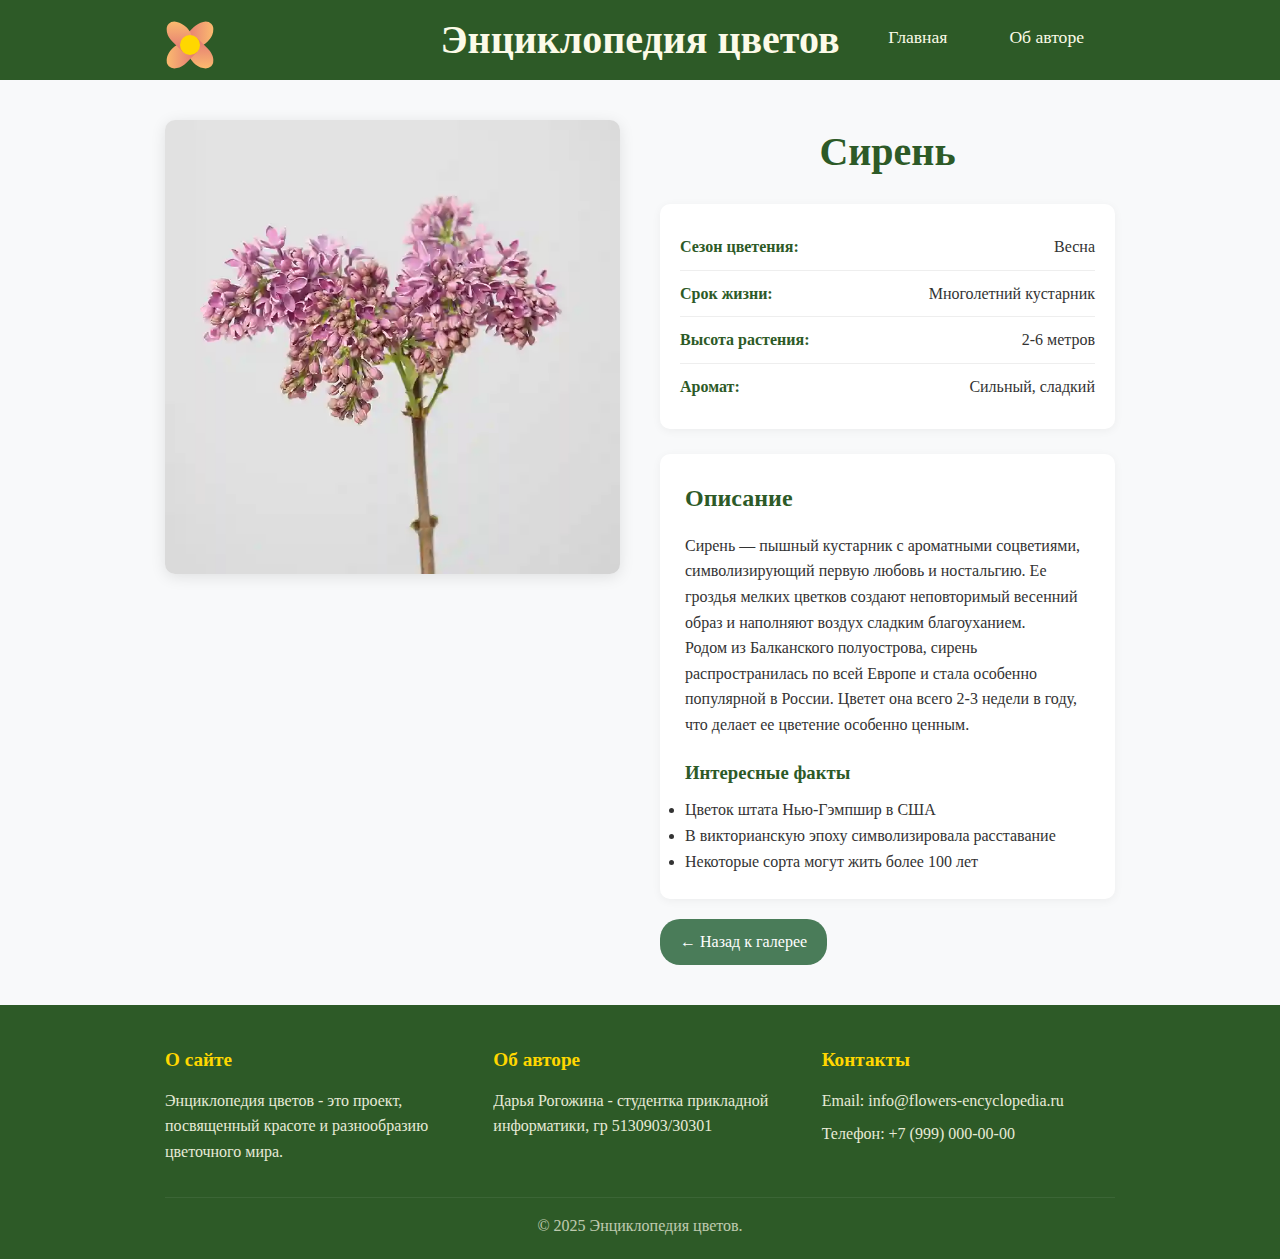
<file: flowers/сирень.html>
<!DOCTYPE html>
<html lang="ru">
<head>
    <meta charset="UTF-8">
    <title>Сирень - Энциклопедия цветов</title>
    <link rel="stylesheet" href="../style.css">
</head>
<body>
    <header class="header">
        <div class="container">
            <div class="header-content">
                <div class="logo">
                    <div class="logo-flower">
                        <div class="petal"></div>
                        <div class="petal"></div>
                        <div class="petal"></div>
                        <div class="petal"></div>
                        <div class="flower-center"></div>
                    </div>
                </div>
                <h1 class="site-title">Энциклопедия цветов</h1>
                <nav class="menu">
                    <a href="../index.html" class="menu-link">Главная</a>
                    <a href="../index.html#about" class="menu-link">Об авторе</a>
                </nav>
            </div>
        </div>
    </header>

    <main class="flower-detail">
        <div class="container">
            <div class="flower-detail-content">
                <div class="flower-detail-image">
                    <img src="../images/сирень.webp" alt="Сирень">
                </div>
                
                <div class="flower-detail-info">
                    <h1 class="flower-detail-title">Сирень</h1>
                    
                    <div class="flower-specs">
                        <div class="spec-item">
                            <span class="spec-label">Сезон цветения:</span>
                            <span class="spec-value">Весна</span>
                        </div>
                        <div class="spec-item">
                            <span class="spec-label">Срок жизни:</span>
                            <span class="spec-value">Многолетний кустарник</span>
                        </div>
                        <div class="spec-item">
                            <span class="spec-label">Высота растения:</span>
                            <span class="spec-value">2-6 метров</span>
                        </div>
                        <div class="spec-item">
                            <span class="spec-label">Аромат:</span>
                            <span class="spec-value">Сильный, сладкий</span>
                        </div>
                    </div>
                    
                    <div class="flower-description">
                        <h2>Описание</h2>
                        <p>Сирень — пышный кустарник с ароматными соцветиями, символизирующий первую любовь и ностальгию. Ее гроздья мелких цветков создают неповторимый весенний образ и наполняют воздух сладким благоуханием.</p>
                        
                        <p>Родом из Балканского полуострова, сирень распространилась по всей Европе и стала особенно популярной в России. Цветет она всего 2-3 недели в году, что делает ее цветение особенно ценным.</p>
                        
                        <h3>Интересные факты</h3>
                        <ul>
                            <li>Цветок штата Нью-Гэмпшир в США</li>
                            <li>В викторианскую эпоху символизировала расставание</li>
                            <li>Некоторые сорта могут жить более 100 лет</li>
                        </ul>
                    </div>
                    
                    <a href="../index.html#siren" class="back-button">← Назад к галерее</a>
                </div>
            </div>
        </div>
    </main>

    <footer class="footer">
        <div class="container">
            <div class="footer-content">
                <div class="footer-section">
                    <h3>О сайте</h3>
                    <p>Энциклопедия цветов - это проект, посвященный красоте и разнообразию цветочного мира.</p>
                </div>
                <div class="footer-section">
                    <h3>Об авторе</h3>
                    <p>Дарья Рогожина - студентка прикладной информатики, гр 5130903/30301</p>
                </div>
                <div class="footer-section">
                    <h3>Контакты</h3>
                    <p>Email: info@flowers-encyclopedia.ru</p>
                    <p>Телефон: +7 (999) 000-00-00</p>
                </div>
            </div>
            <div class="footer-bottom">
                <p>&copy; 2025 Энциклопедия цветов.</p>
            </div>
        </div>
    </footer>
</body>
</html>
</file>
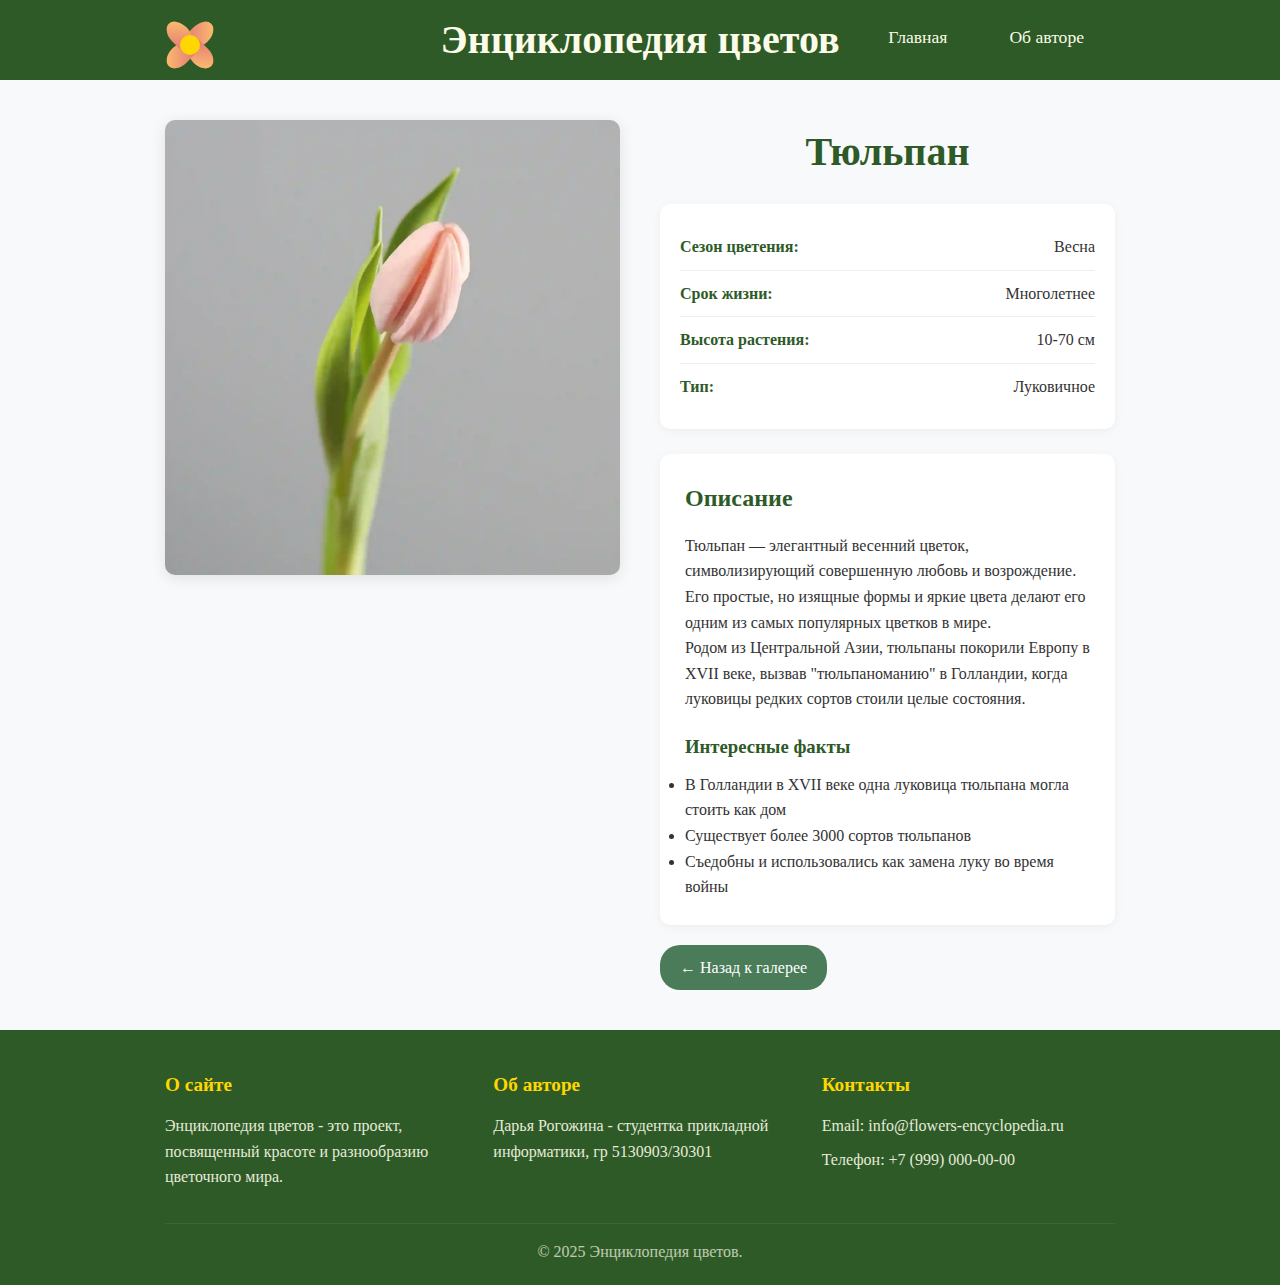
<file: flowers/тюльпан.html>
<!DOCTYPE html>
<html lang="ru">
<head>
    <meta charset="UTF-8">
    <title>Тюльпан - Энциклопедия цветов</title>
    <link rel="stylesheet" href="../style.css">
</head>
<body>
    <header class="header">
        <div class="container">
            <div class="header-content">
                <div class="logo">
                    <div class="logo-flower">
                        <div class="petal"></div>
                        <div class="petal"></div>
                        <div class="petal"></div>
                        <div class="petal"></div>
                        <div class="flower-center"></div>
                    </div>
                </div>
                <h1 class="site-title">Энциклопедия цветов</h1>
                <nav class="menu">
                    <a href="../index.html" class="menu-link">Главная</a>
                    <a href="../index.html#about" class="menu-link">Об авторе</a>
                </nav>
            </div>
        </div>
    </header>

    <main class="flower-detail">
        <div class="container">
            <div class="flower-detail-content">
                <div class="flower-detail-image">
                    <img src="../images/тюльпан.webp" alt="Тюльпан">
                </div>
                
                <div class="flower-detail-info">
                    <h1 class="flower-detail-title">Тюльпан</h1>
                    
                    <div class="flower-specs">
                        <div class="spec-item">
                            <span class="spec-label">Сезон цветения:</span>
                            <span class="spec-value">Весна</span>
                        </div>
                        <div class="spec-item">
                            <span class="spec-label">Срок жизни:</span>
                            <span class="spec-value">Многолетнее</span>
                        </div>
                        <div class="spec-item">
                            <span class="spec-label">Высота растения:</span>
                            <span class="spec-value">10-70 см</span>
                        </div>
                        <div class="spec-item">
                            <span class="spec-label">Тип:</span>
                            <span class="spec-value">Луковичное</span>
                        </div>
                    </div>
                    
                    <div class="flower-description">
                        <h2>Описание</h2>
                        <p>Тюльпан — элегантный весенний цветок, символизирующий совершенную любовь и возрождение. Его простые, но изящные формы и яркие цвета делают его одним из самых популярных цветков в мире.</p>
                        
                        <p>Родом из Центральной Азии, тюльпаны покорили Европу в XVII веке, вызвав "тюльпаноманию" в Голландии, когда луковицы редких сортов стоили целые состояния.</p>
                        
                        <h3>Интересные факты</h3>
                        <ul>
                            <li>В Голландии в XVII веке одна луковица тюльпана могла стоить как дом</li>
                            <li>Существует более 3000 сортов тюльпанов</li>
                            <li>Съедобны и использовались как замена луку во время войны</li>
                        </ul>
                    </div>
                    
                    <a href="../index.html#tulpan" class="back-button">← Назад к галерее</a>
                </div>
            </div>
        </div>
    </main>

    <footer class="footer">
        <div class="container">
            <div class="footer-content">
                <div class="footer-section">
                    <h3>О сайте</h3>
                    <p>Энциклопедия цветов - это проект, посвященный красоте и разнообразию цветочного мира.</p>
                </div>
                <div class="footer-section">
                    <h3>Об авторе</h3>
                    <p>Дарья Рогожина - студентка прикладной информатики, гр 5130903/30301</p>
                </div>
                <div class="footer-section">
                    <h3>Контакты</h3>
                    <p>Email: info@flowers-encyclopedia.ru</p>
                    <p>Телефон: +7 (999) 000-00-00</p>
                </div>
            </div>
            <div class="footer-bottom">
                <p>&copy; 2025 Энциклопедия цветов.</p>
            </div>
        </div>
    </footer>
</body>
</html>
</file>
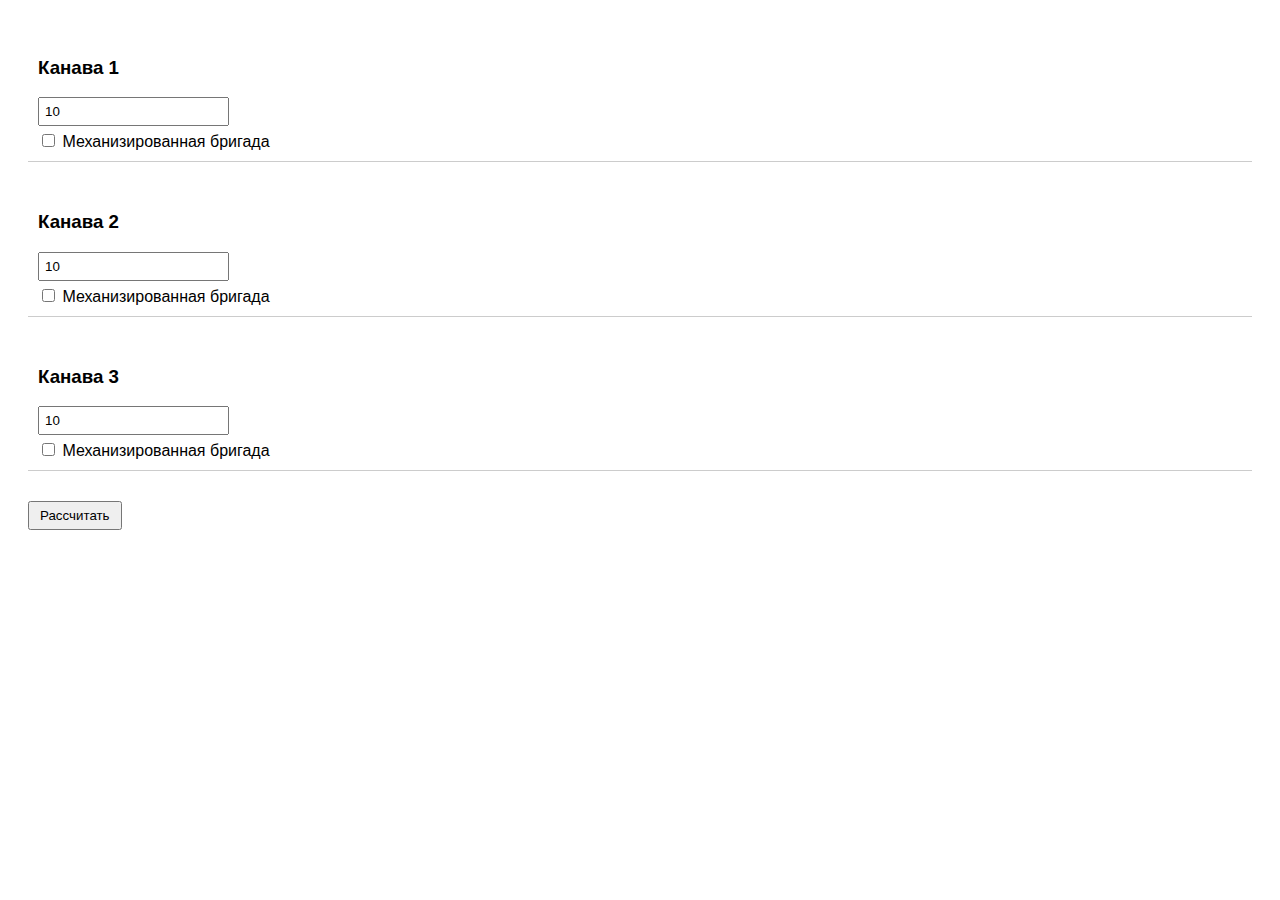
<file: дз/задание/задание.html>
<!DOCTYPE html>
<html>
<head>
    <meta charset="UTF-8">
    <title>Расчет землекопов. Рогожина</title>
    <link rel="stylesheet" href="задание.css">
</head>
<body>
    <!-- Канава 1 -->
    <div class="trench">
        <h3>Канава 1</h3>
        <input type="number" id="length1" value="10" min="1">
        <div>
            <input type="checkbox" id="mechanized1">
            <label>Механизированная бригада</label>
        </div>
    </div>

    <!-- Канава 2 -->
    <div class="trench">
        <h3>Канава 2</h3>
        <input type="number" id="length2" value="10" min="1">
        <div>
            <input type="checkbox" id="mechanized2">
            <label>Механизированная бригада</label>
        </div>
    </div>

    <!-- Канава 3 -->
    <div class="trench">
        <h3>Канава 3</h3>
        <input type="number" id="length3" value="10" min="1">
        <div>
            <input type="checkbox" id="mechanized3">
            <label>Механизированная бригада</label>
        </div>
    </div>

    <button id="calculate">Рассчитать</button>
    
    <div id="result1" class="result"></div>
    <div id="result2" class="result"></div>
    <div id="result3" class="result"></div>

    <script src="задание.js"></script>
</body>
</html>
</file>
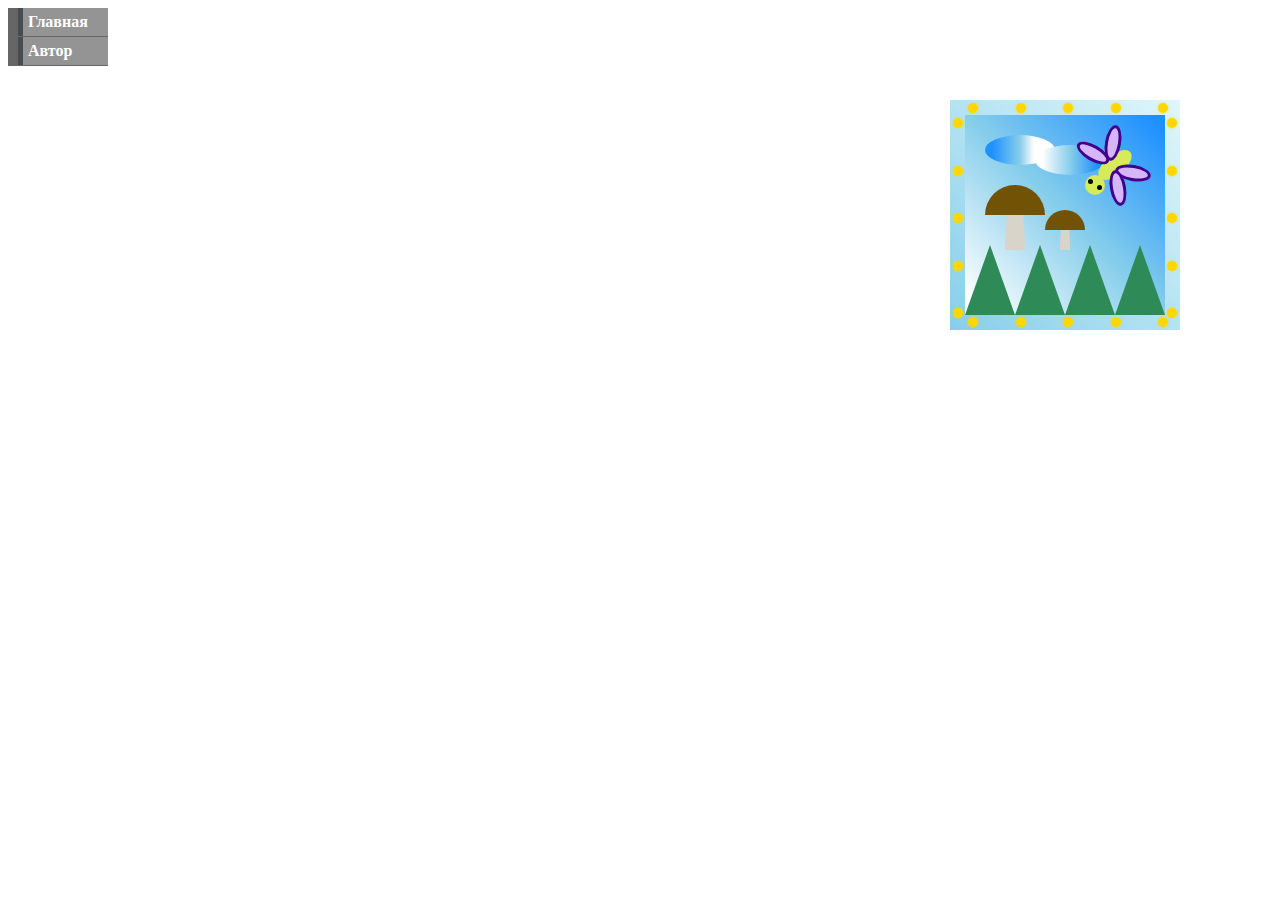
<file: дз/рисунок/page1.html>
<!DOCTYPE html>
<html lang="ru">
<head>
  <meta charset="UTF-8">
  <link href="pic.css" rel="stylesheet">
    <title>Картинка</title>
    <style>
      #navbar {
        margin: 0;
        padding: 0;
        list-style-type: none;
        width: 100px;
      }
      #navbar li {
        border-left: 10px solid #666;
        border-bottom: 1px solid #666;
      }
      #navbar a {
        background-color: #949494;
        color: #ffffff;
        padding: 5px;
        text-decoration: none;
        font-weight: bold;
        border-left: 5px solid #474c50;
        display: block;
      }
    </style>
</head>

<body>

    <ul id="navbar">
      <li><a href="index.html">Главная</a></li>
      <li><a href="#">Автор</a></li>
    </ul>

    <div class="picture">
      <div class="circles-top">
        <div class="circle"></div>
        <div class="circle"></div>
        <div class="circle"></div>
        <div class="circle"></div>
        <div class="circle"></div>
      </div>
    
      <div class="circles-bottom">
        <div class="circle"></div>
        <div class="circle"></div>
        <div class="circle"></div>
        <div class="circle"></div>
        <div class="circle"></div>
      </div>
    
      <div class="circles-left">
        <div class="circle"></div>
        <div class="circle"></div>
        <div class="circle"></div>
        <div class="circle"></div>
        <div class="circle"></div>
      </div>
    
      <div class="circles-right">
        <div class="circle"></div>
        <div class="circle"></div>
        <div class="circle"></div>
        <div class="circle"></div>
        <div class="circle"></div>
      </div>
      <div class="triangle">
        <div class="triangle_up"></div>
        <div class="triangle_up"></div>
        <div class="triangle_up"></div>
        <div class="triangle_up"></div>
      </div>
      <div class="cloud"></div>
      <div class="cloud2"></div>
      <div class="mush1_stipe"></div>
      <div class="mush2_stipe"></div>
      <div class="mush1"></div>
      <div class="mush2"></div>
      <div class="head_dr"></div>
      <div class="body_dr"></div>
      <div class="eye1_dr"></div>
      <div class="eye2_dr"></div>
      <div class="wing1_dr"></div>
      <div class="wing2_dr"></div>
      <div class="wing3_dr"></div>
      <div class="wing4_dr"></div>
    </div>
</body>
</html>
</file>
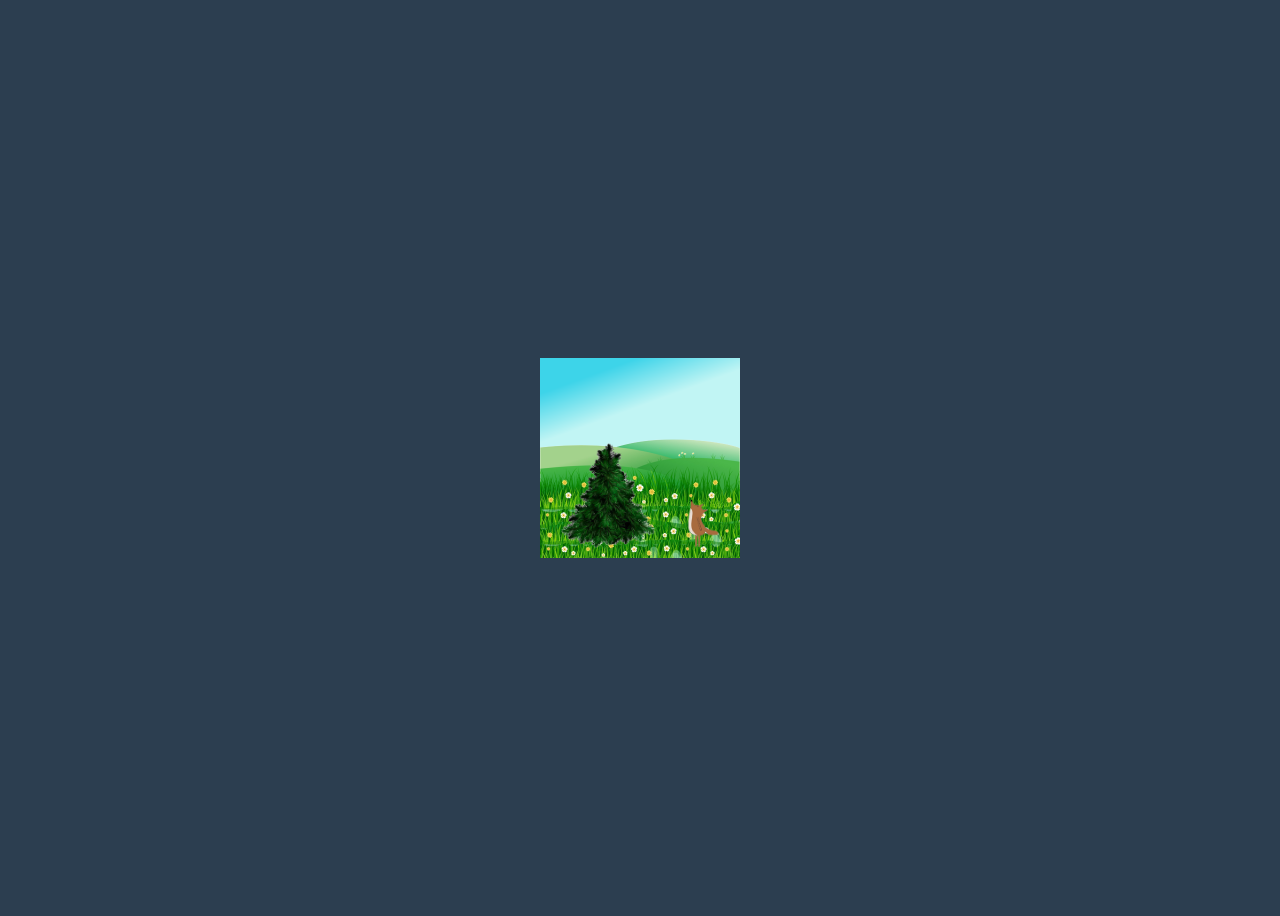
<file: дз/ролик/page2.html>
<!DOCTYPE html>
<html lang="ru">
<head>
    <meta charset="UTF-8">
    <meta name="viewport" content="width=device-width, initial-scale=1.0">
    <title>Ролик</title>
    <link rel="stylesheet" href="animation.css">
</head>
<body>

    <label class="container-label">
        <input type="checkbox" class="container-trigger">
        <div class="container">
 
            <img src="images/var4/back.png" class="background">

            <div class="flex-scene">

                <div class="sky-section">
                    <img src="images/var4/cloud1.png" class="cloud cloud1">
                    <img src="images/var4/cloud2.png" class="cloud cloud2">
                </div>

                <div class="center-section">
                    <div class="caption caption-rest">пора отдыхать</div>
                    <div class="caption caption-done">отдохнули</div>
                </div>

                <div class="ground-section">
                    <img src="images/var4/elka.png" class="tree">

                    <div class="fox-container">
                        <img src="images/var4/fox1.png" class="fox fox1">
                        <img src="images/var4/fox2.png" class="fox fox2">
                    </div>
                </div>
            </div>
        </div>
    </label>
</body>
</html>
</file>
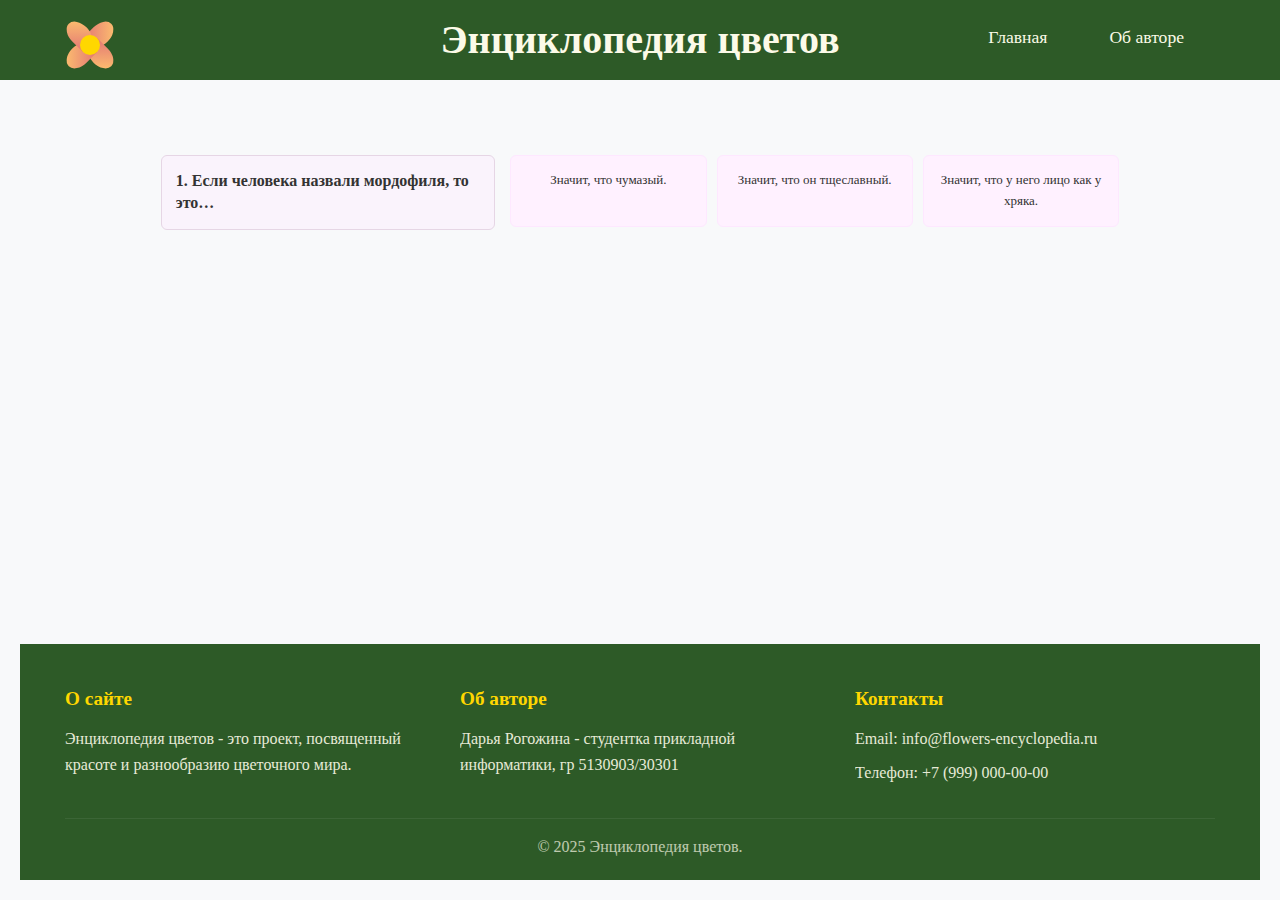
<file: дз/тест/тест.html>
<!DOCTYPE html>
<html lang="ru">
<head>
    <meta charset="UTF-8">
    <title>Тест</title>
    <link rel="stylesheet" href="../../style.css">
    <link rel="stylesheet" href="тест.css">
</head>
<body>
    <header class="header">
        <div class="container">
            <div class="header-content">
                <div class="logo">
                    <div class="logo-flower">
                        <div class="petal"></div>
                        <div class="petal"></div>
                        <div class="petal"></div>
                        <div class="petal"></div>
                        <div class="flower-center"></div>
                    </div>
                </div>
                <h1 class="site-title">Энциклопедия цветов</h1>
                <nav class="menu">
                    <a href="../../index.html" class="menu-link">Главная</a>
                    <a href="../../index.html#about" class="menu-link">Об авторе</a>
                </nav>
            </div>
        </div>
    </header>

    <div class="container">
        <div id="status-message"></div>
        <div id="quiz-area"></div>
        <div id="statistics" class="hidden"></div>
    </div>

    <footer class="footer">
        <div class="container">
            <div class="footer-content">
                <div class="footer-section">
                    <h3>О сайте</h3>
                    <p>Энциклопедия цветов - это проект, посвященный красоте и разнообразию цветочного мира.</p>
                </div>
                <div class="footer-section">
                    <h3>Об авторе</h3>
                    <p>Дарья Рогожина - студентка прикладной информатики, гр 5130903/30301</p>
                </div>
                <div class="footer-section">
                    <h3>Контакты</h3>
                    <p>Email: info@flowers-encyclopedia.ru</p>
                    <p>Телефон: +7 (999) 000-00-00</p>
                </div>
            </div>
            <div class="footer-bottom">
                <p>&copy; 2025 Энциклопедия цветов.</p>
            </div>
        </div>
    </footer>

    <script src="тест.js"></script>
</body>
</html>
</file>
<file: style.css>
* {
    margin: 0;
    padding: 0;
    box-sizing: border-box;
}

body {
    font-family: 'Playfair Display', serif;
    line-height: 1.6;
    color: #333;
    padding-top: 80px;
}

.container {
    max-width: 1200px;
    margin: 0 auto;
    padding: 0 20px;
}


/* Шапка */
.header {
    background: #2d5a27;
    padding: 15px 0;
     position: fixed; 
    top: 0; 
    left: 0; 
    width: 100%; 
    z-index: 1000; 
}

.header-content {
    display: flex;
    justify-content: space-between;
    position: center;
    height: 100%
}


/* Логотип */
.logo {
    flex: 0 0 auto;
    margin-left: 15px;
    display: flex;
    align-items: center;
}

.logo-flower {
    position: relative;
    width: 50px;
    height: 50px;
}

.petal {
    position: absolute;
    width: 20px;
    height: 30px;
    background: linear-gradient(45deg, #e27575, #ffc56e);
    border-radius: 50% 50% 50% 0;
    transform-origin: bottom center;
}

.petal:nth-child(1) { transform: rotate(45deg); }
.petal:nth-child(2) { transform: rotate(135deg); }
.petal:nth-child(3) { transform: rotate(225deg); }
.petal:nth-child(4) { transform: rotate(315deg); }

.flower-center {
    position: absolute;
    top: 20px;
    left: 0px;
    width: 20px;
    height: 20px;
    background: #ffd700;
    border-radius: 50%;
    z-index: 2;
}

@keyframes flowerRotate {
    from { transform: rotate(0deg); }
    to { transform: rotate(360deg); }
}

.site-title {
    font-family: 'Dancing Script', cursive;
    font-size: 2.5rem;
    color: rgb(252, 250, 232);
    text-align: center;
    position: absolute;
    left: 50%;
    top: 10%;
    transform: translateX(-50%);
    margin: 0;
    display: flex;
    align-items: center; 
}

.menu {
    flex: 0 0 auto;
    display: flex;
    gap: 30px;
    margin-right: 15px;
    align-items: center; 
    height: 100%;
}

.menu-link {
    color: rgb(252, 250, 232);
    text-decoration: none;
    font-size: 1.1rem;
    font-weight: 500;
    transition: color 0.3s ease;
    padding: 8px 16px;
    border-radius: 20px;
    display: flex;
    align-items: center;
}

.menu-link:hover {
    color: #ffd700;
    background: rgba(255,255,255,0.1);
}


/* Баннер */
.hero {
    position: relative;
    height: 400px;
    overflow: hidden;
}

.hero-image {
    width: 100%;
    height: 100%;
    background: linear-gradient(rgba(62, 94, 70, 0.4), rgba(74, 105, 88, 0.4)), 
                url('images/баннер1.jpg') center/cover no-repeat;
    display: flex;
    align-items: center;
    justify-content: center;
}

.hero-title {
    font-family: 'Dancing Script', cursive;
    font-size: 3.5rem;
    color: rgb(252, 250, 232);
    text-align: center;
    text-shadow: 3px 3px 6px rgba(0,0,0,0.5);
}


/* Текст */
.intro {
    padding: 50px 0;
    background: white;
}

.intro-content {
    max-width: 800px;
    margin: 0 auto;
    text-align: center;
}

.intro-title {
    font-family: 'Dancing Script', cursive;
    font-size: 2.5rem;
    color: #2d5a27;
    margin-bottom: 30px;
}

.intro-text {
    text-align: left;
    line-height: 1.7;
}

.intro-text p {
    margin-bottom: 20px;
    font-size: 1.1rem;
    color: #555;
}


/* Поиск */
.search-section {
    padding: 30px 0;
    background: linear-gradient(to bottom, white, #f8f9fa);
}

.search-container {
    position: relative;
    max-width: 500px;
    margin: 0 auto;
}

.search-input {
    width: 100%;
    padding: 15px 50px 15px 20px;
    font-size: 1.1rem;
    border: 2px solid #2d5a27;
    border-radius: 30px;
    outline: none;
    transition: all 0.3s ease;
    font-family: 'Playfair Display', serif;
    background: white;
}

.search-input:focus {
    border-color: #4a7c59;
    box-shadow: 0 0 10px rgba(45, 90, 39, 0.2);
}

.search-icon {
    position: absolute;
    right: 20px;
    top: 50%;
    transform: translateY(-50%);
    font-size: 1.2rem;
    color: #2d5a27;
}

.flower-card.hidden {
    display: none;
}


.flower-card:not(.hidden) {
    animation: fadeIn 0.3s ease;
}

@keyframes fadeIn {
    from { opacity: 0; transform: translateY(10px); }
    to { opacity: 1; transform: translateY(0); }
}

/* "не найдено" */
.no-results-message {
    grid-column: 1 / -1;
    text-align: center;
    padding: 40px;
    color: #666;
    font-size: 1.2rem;
    font-style: italic;
}

/* Галерея */
.main {
    padding: 50px 0;
    background: #f8f9fa;
}

.section-title {
    text-align: center;
    font-size: 2.2rem;
    margin-bottom: 40px;
    color: #2d5a27;
    font-family: 'Dancing Script', cursive;
}

.flowers-grid {
    display: grid;
    grid-template-columns: repeat(3, 1fr);
    gap: 25px;
}

.flower-card {
    background: white;
    border-radius: 10px;
    overflow: hidden;
    box-shadow: 0 3px 10px rgba(0,0,0,0.1);
    transition: transform 0.3s ease;
}

.flower-card:hover {
    transform: translateY(-5px);
}

.flower-link {
    text-decoration: none;
    color: inherit;
    display: block;
}

.flower-image {
    width: 100%;
    height: 400px;
    object-fit: cover;
}

.flower-name {
    padding: 15px;
    text-align: center;
    font-size: 1.2rem;
    color: #2d5a27;
    font-weight: 600;
}


/* дз */

.homework-section {
    padding: 60px 0;
    background: white;
    border-top: 1px solid #e0e0e0;
}

.homework-list {
    display: flex;
    justify-content: center;
    gap: 20px;
    flex-wrap: wrap;
    max-width: 600px;
    margin: 0 auto;
}

.homework-link {
    display: inline-block;
    padding: 15px 30px;
    background: linear-gradient(135deg, #4a7c59, #2d5a27);
    color: white;
    text-decoration: none;
    border-radius: 10px;
    font-size: 1.2rem;
    font-weight: 600;
    transition: all 0.3s ease;
    text-align: center;
    min-width: 120px;
    box-shadow: 0 4px 15px rgba(45, 90, 39, 0.2);
}

.homework-link:hover {
    transform: translateY(-3px);
    box-shadow: 0 6px 20px rgba(45, 90, 39, 0.3);
    background: linear-gradient(135deg, #5a8c69, #3d6a37);
}

/* Подвал */
.footer {
    background: #2d5a27;
    color: rgb(252, 250, 232);
    padding: 40px 0 20px;
}

.footer-content {
    display: grid;
    grid-template-columns: repeat(3, 1fr);
    gap: 30px;
    margin-bottom: 25px;
}

.footer-section h3 {
    font-size: 1.2rem;
    margin-bottom: 12px;
    color: #ffd700;
}

.footer-section p {
    margin-bottom: 8px;
    opacity: 0.9;
}

.footer-bottom {
    text-align: center;
    padding-top: 15px;
    border-top: 1px solid rgba(255,255,255,0.1);
    opacity: 0.7;
}


/* Страница цветка */
.flower-detail {
    padding: 40px 0;
    background: #f8f9fa;
}

.flower-detail-content {
    display: grid;
    grid-template-columns: 1fr 1fr;
    gap: 40px;
    align-items: start;
}

.flower-detail-image img {
    width: 100%;
    border-radius: 10px;
    box-shadow: 0 3px 15px rgba(0,0,0,0.1);
}

.flower-detail-title {
    font-family: 'Dancing Script', cursive;
    font-size: 2.5rem;
    color: #2d5a27;
    margin-bottom: 20px;
    text-align: center;
}

.flower-specs {
    background: white;
    padding: 20px;
    border-radius: 10px;
    margin-bottom: 25px;
    box-shadow: 0 2px 10px rgba(0,0,0,0.05);
}

.spec-item {
    display: flex;
    justify-content: space-between;
    padding: 10px 0;
    border-bottom: 1px solid #eee;
}

.spec-item:last-child {
    border-bottom: none;
}

.spec-label {
    font-weight: 600;
    color: #2d5a27;
}

.flower-description {
    background: white;
    padding: 25px;
    border-radius: 10px;
    box-shadow: 0 2px 10px rgba(0,0,0,0.05);
}

.flower-description h2 {
    color: #2d5a27;
    margin-bottom: 15px;
}

.flower-description h3 {
    color: #2d5a27;
    margin: 20px 0 10px;
}

.back-button {
    display: inline-block;
    margin-top: 20px;
    padding: 10px 20px;
    background: #4a7c59;
    color: white;
    text-decoration: none;
    border-radius: 20px;
    transition: background 0.3s ease;
}

.back-button:hover {
    background: #3a6a49;
}


/* Адаптивность */
@media (min-width: 1024px) and (max-width: 1439px) {
    .container {
        max-width: 1000px;
        padding: 0 25px;
    }
    
    .site-title {
        font-size: 2.5rem;
    }
    
    .hero {
        height: 500px;
    }
    
    .hero-title {
        font-size: 3.8rem;
    }
    
    .flowers-grid {
        grid-template-columns: repeat(3, 1fr);
        gap: 30px;
    }
    
    .flower-card {
        height: 340px;
    }
    
    .flower-image {
        height: 260px;
    }
    
    .footer-content {
        grid-template-columns: repeat(3, 1fr);
        gap: 35px;
    }
}


@media (min-width: 1440px) and (max-width: 1919px) {
    .container {
        max-width: 1200px;
        padding: 0 30px;
    }
    
    .site-title {
        font-size: 2.7rem;
    }
    
    .hero {
        height: 550px;
    }
    
    .hero-title {
        font-size: 4.2rem;
    }
    
    .flowers-grid {
        grid-template-columns: repeat(3, 1fr);
        gap: 35px;
    }
    
    .flower-card {
        height: 360px;
    }
    
    .flower-image {
        height: 280px;
    }
    
    body {
        font-size: 1.05rem;
    }
}


@media (min-width: 1920px) {
    .container {
        max-width: 1400px;
        padding: 0 40px;
    }
    
    .site-title {
        font-size: 3rem;
    }
    
    .hero {
        height: 600px;
    }
    
    .hero-title {
        font-size: 4.5rem;
    }
    
    .flowers-grid {
        grid-template-columns: repeat(4, 1fr);
        gap: 40px;
    }
    
    .flower-card {
        height: 380px;
    }
    
    .flower-image {
        height: 300px;
    }
    
    body {
        font-size: 1.1rem;
    }
    
    .footer-content {
        gap: 50px;
    }
}


@media (max-aspect-ratio: 1/1) and (max-width: 1024px) {
    .hero {
        height: 70vh; /* Используем высоту окна */
    }
    
    .hero-title {
        font-size: 2.5rem;
        padding: 0 30px;
    }
    
    .flowers-grid {
        grid-template-columns: repeat(2, 1fr);
    }
    
    .intro-content {
        text-align: center;
    }
    
    .flower-detail-content {
        grid-template-columns: 1fr;
    }
}
</file>
<file: дз/задание/задание.css>
body {
    font-family: Arial;
    padding: 20px;
}

.trench {
    margin-bottom: 20px;
    padding: 10px;
    border-bottom: 1px solid #ccc;
}

input[type="number"] {
    padding: 5px;
    margin: 5px 0;
    display: block;
}

button {
    padding: 5px 10px;
    margin: 10px 0;
}

img {
    margin-top: 10px;
    max-width: 300px;
}

.result {
    margin-bottom: 15px;
    padding: 10px;
}
</file>
<file: дз/рисунок/pic.css>
.picture{
    position: fixed;
    top:100px;
    right:100px;
    height: 200px;
    width: 200px;
    border: 15px solid transparent;
    background: 
        linear-gradient(45deg, white 10%, #87CEEB 50%, #1E90FF 90%),
        linear-gradient(45deg, #87CEEB, #E0F7FA);
    background-origin: border-box;
    background-clip: padding-box, border-box;
}

/* Контейнеры для всех сторон */
.circles-top,
.circles-bottom,
.circles-left,
.circles-right {
    position: absolute;
    display: flex;
}

.circles-top {
    top: -12px;
    left: 0;
    width: 100%;
    justify-content: space-between;
    padding: 0 3px;
}

.circles-bottom {
    bottom: -12px;
    left: 0;
    width: 100%;
    justify-content: space-between;
    padding: 0 3px;
}

.circles-left {
    left: -12px;
    top: 0;
    height: 100%;
    flex-direction: column;
    justify-content: space-between;
    padding: 3px 0;
}

.circles-right {
    right: -12px;
    top: 0;
    height: 100%;
    flex-direction: column;
    justify-content: space-between;
    padding: 3px 0;
}

.circle {
    width: 10px;
    height: 10px;
    background: #FFD700;
    border-radius: 50%;
    box-shadow: 0 0 3px rgba(255, 215, 0, 0.8);
}

.cloud {
    position: absolute;
    left: 20px;
    top: 20px;
    width: 70px;
    height: 30px;
    background: linear-gradient(90deg, #1E90FF 10%, #87CEEB 50%, white 70%);
    border-radius: 50%;
}   
.cloud2 {
    position: absolute;
    left: 70px;
    top: 30px;
    width: 70px;
    height: 30px;
    background: linear-gradient(90deg, white 10%, #87CEEB 50%, #1E90FF 90%);
    border-radius: 50%;
}   
.mush1_stipe{
  position: absolute;
  top:75px;
  left:40px;
  width: 20px;
  height: 60px;
  background: rgb(216, 212, 202);
    border-radius: 50% / 100% 100% 0 0;
}

.mush2_stipe{
  position: absolute;
  top:95px;
  left:95px;
  width: 10px;
  height: 40px;
  background: rgb(216, 212, 202);
    border-radius: 50% / 100% 100% 0 0;
}
.mush1{
  position: absolute;
  top:70px;
  left:20px;
  width: 60px;
  height: 30px;
  background: rgb(114, 83, 5);
    border-radius: 50% / 100% 100% 0 0;
}

.mush2{
    position: absolute;
    top:95px;
  left:80px;
  width: 40px;
  height: 20px;
  background: rgb(114, 83, 5);
    border-radius: 50% / 100% 100% 0 0;
}

.triangle_up{

    width: 0;
    height: 0;
    border-left: 25px solid transparent; /* Прозрачная левая граница */
    border-right: 25px solid transparent; /* Прозрачная правая граница */
    border-bottom: 70px solid #2E8B57; /* Зеленая нижняя граница = высота треугольника */
}

.triangle{
    position: absolute;
    bottom: 0; 
    left: 0;
    display: flex; 
    gap: -20px;
}

.head_dr {
    position: absolute;
    left: 120px;
    top: 60px;
    width: 20px;
    height: 20px;
    background: #d5eb58;
    border-radius: 50%;
}   

.eye1_dr {
    position: absolute;
    left: 123px;
    top: 64px;
    width: 5px;
    height: 5px;
    background: #000000;
    border-radius: 50%;
}   

.eye2_dr {
    position: absolute;
    left: 132px;
    top: 70px;
    width: 5px;
    height: 5px;
    background: #000000;
    border-radius: 50%;
}   

.body_dr {
    position: absolute;
    left: 130px;
    top: 40px;
    width: 40px;
    height: 20px;
    background: #d5eb58;
    border-radius: 50%;
    transform: rotate(140deg);
}   

.wing1_dr {
    position: absolute;
    left: 110px;
    top: 30px;
    width: 30px;
    height: 10px;
    background: #d5b6f8;
    border-style: solid;
    border-color: #42008d;
    border-radius: 50%;
    transform: rotate(30deg);
} 

.wing2_dr {
    position: absolute;
    left: 130px;
    top: 20px;
    width: 30px;
    height: 10px;
    background: #d5b6f8;
    border-style: solid;
    border-color: #42008d;
    border-radius: 50%;
    transform: rotate(100deg);
} 

.wing3_dr {
    position: absolute;
    left: 150px;
    top: 50px;
    width: 30px;
    height: 10px;
    background: #d5b6f8;
    border-style: solid;
    border-color: #42008d;
    border-radius: 50%;
    transform: rotate(190deg);
} 

.wing4_dr {
    position: absolute;
    left: 135px;
    top: 65px;
    width: 30px;
    height: 10px;
    background: #d5b6f8;
    border-style: solid;
    border-color: #42008d;
    border-radius: 50%;
    transform: rotate(260deg);
}
</file>
<file: дз/ролик/animation.css>
body {
    display: flex;
    justify-content: center;
    align-items: center;
    min-height: 100vh;
    background: #2c3e50;
    font-family: Arial, sans-serif;
}

/* Скрытый чекбокс для клика */
.container-trigger {
    display: none;
}

.container {
    width: 200px;
    height: 200px;
    position: relative;
    overflow: hidden;
    cursor: pointer;
}

.background {
    position: absolute;
    width: 100%;
    height: 100%;
    object-fit: cover;
    z-index: 1;
}

.flex-scene {
    position: relative;
    width: 100%;
    height: 100%;
    display: flex;
    flex-direction: column;
    z-index: 2;
}

/* верхняя часть */
.sky-section {
    flex: 1;
    display: flex;
    justify-content: space-between;
    align-items: flex-start;
    padding: 3% 5% 0 5%;
}

.cloud {
    object-fit: contain;
    opacity: 0;
    transition: opacity 0.8s ease;
}

.cloud1 {
    width: 40%;
    animation: cloudMoveRight 8s linear infinite;
}

.cloud2 {
    width: 38%; 
    animation: cloudMoveLeft 10s linear infinite;
}

.cloud1,
.cloud2 {
    height: auto;
    max-height: 70%; 
}

/* центр */
.center-section {
    flex: 1;
    display: flex;
    justify-content: center;
    align-items: center;
    position: relative;
}

.caption {
    position: absolute;
    color: white;
    font-size: 10px;
    text-align: center;
    transition: all 0.5s ease;
}

.caption-rest {
    opacity: 0;
}

.caption-done {
    opacity: 0;
    top: 8%; 
    left: 3%;
    transform: rotate(-45deg);
    font-size: 10px;
}

/* нижняя часть */
.ground-section {
    flex: 1;
    display: flex;
    justify-content: space-between;
    align-items: flex-end;
    padding: 0 5% 3% 5%; 
    position: relative;
}

.tree-container {
    position: relative;
    display: flex;
    align-items: flex-end;
}

.tree {
    width: 65%; 
    height: auto;
    max-height: 95%; 
    object-fit: contain;
    transition: transform 0.3s ease;
}

.fox-container {
    display: flex;
    align-items: flex-end;
    position: relative;
    width: 35%; 
}

.fox {
    width: 100%;
    height: auto;
    object-fit: contain;
    transition: all 0.5s ease;
}

.fox1 {
    opacity: 1;
}

.fox2 {
    position: absolute;
    top: 0;
    left: 0;
    opacity: 0;
}

/* анимация*/

@keyframes cloudMoveRight {
    0% { transform: translateX(0); }
    50% { transform: translateX(40%); } 
    100% { transform: translateX(80%); }
}

@keyframes cloudMoveLeft {
    0% { transform: translateX(0); }
    50% { transform: translateX(-40%); } 
    100% { transform: translateX(-80%); }
}

@keyframes foxRun {
    0% {
        transform: translate(0, 0) scale(1);
        opacity: 1;
    }
    20% {
        transform: translate(-12%, -8%) scale(0.9);
    }
    40% {
        transform: translate(24%, -16%) scale(0.8);
    }
    60% {
        transform: translate(-36%, -24%) scale(0.7);
    }
    80% {
        transform: translate(36%, -32%) scale(0.6);
    }
    100% {
        transform: translate(-42%, -42%) scale(0.5);
        opacity: 0;
    }
}

@keyframes containerShake {
    0% { transform: translateX(0) translateY(0); }
    20% { transform: translateX(-3px) translateY(-2px); }
    40% { transform: translateX(3px) translateY(2px); }
    60% { transform: translateX(-2px) translateY(-1px); }
    80% { transform: translateX(2px) translateY(1px); }
    100% { transform: translateX(0) translateY(0); }
}

@keyframes treeSwing {
    0% { transform: rotate(0deg) translateY(0); }
    25% { transform: rotate(3deg) translateY(-2px); }
    75% { transform: rotate(-3deg) translateY(-1px); }
    100% { transform: rotate(0deg) translateY(0); }
}

/* триггеры */

.container-label:hover .cloud {
    opacity: 1;
}

.container-label:hover .caption-rest {
    opacity: 1;
}

.tree:hover {
    animation: treeSwing 1s ease-in-out infinite;
}

.container-trigger:checked ~ .container .cloud {
    opacity: 1;
}

.container-trigger:checked ~ .container .caption-rest {
    opacity: 0 !important;
}

.container-trigger:checked ~ .container .caption-done {
    opacity: 1 !important;
    transform: rotate(-45deg) scale(1.1);
}

.container-trigger:checked ~ .container .fox1 {
    opacity: 0 !important;
}

.container-trigger:checked ~ .container .fox2 {
    opacity: 1 !important;
    animation: foxRun 2s ease-in-out forwards !important;
}

.container-trigger:checked ~ .container {
    animation: containerShake 0.8s ease-in-out 2.1s !important;
}
</file>
<file: дз/тест/тест.css>
body {
    font-family: 'Playfair Display', serif;
    padding: 20px;
    background: #f8f9fa;
    padding-top: 140px;
    min-height: 100vh;
    display: flex;
    flex-direction: column;
}

.container {
    max-width: 1400px;
    margin: 0 auto;
    flex: 1;
}

.question-container {
    display: flex;
    align-items: flex-start;
    gap: 20px;
    margin: 20px 0;
}

.question-block {
    flex: 1;
    padding: 16px;
    border: 1px solid #e6d6e5;
    border-radius: 6px;
    position: relative;
    transition: transform 0.3s ease;
    font-size: 16px;
    min-height: 80px;
    background: #faf3fc;
}

.answers-container {
    flex: 2;
    display: flex;
    gap: 12px;
}

.answer-block {
    flex: 1;
    padding: 16px;
    border: 1px solid #fee8ff;
    border-radius: 6px;
    cursor: pointer;
    background: #fff1ff;
    transition: all 0.3s ease;
    font-size: 14px;
    min-height: 60px;
    text-align: center;
    display: block; 
}

.answer-block .explanation {
    margin-top: 10px;
    padding: 10px;
    background: #c7dbee;
    border-radius: 5px;
    font-style: italic;
    font-size: 14px;
    line-height: 1.4;
    text-align: left;
    display: block; 
}

.question-text {
    font-size: 17px;
    font-weight: bold;
    line-height: 1.4;
}

#status-message {
    text-align: center;
    font-size: 18px;
    margin: 20px 0;
    font-weight: bold;
    color: #000000;
}

.marker {
    position: absolute;
    top: 10px;
    right: 10px;
    font-size: 18px;
}

@media (max-width: 1479px) and (min-width: 1048px) {
    .container {
        max-width: 1200px;
    }
    
    .question-container {
        gap: 15px;
        margin: 15px 0;
    }
    
    .question-block {
        padding: 14px;
        font-size: 15px;
        min-height: 70px;
    }
    
    .answers-container {
        gap: 10px;
    }
    
    .answer-block {
        padding: 14px;
        font-size: 13px;
        min-height: 50px;
    }
    
    .answer-block .explanation {
        padding: 8px;
        font-size: 13px;
        margin-top: 8px;
    }
    
    .question-text {
        font-size: 16px;
    }
    
    #status-message {
        font-size: 16px;
        margin: 15px 0;
    }
    
    .marker {
        font-size: 16px;
        top: 8px;
        right: 8px;
    }
}

@media (min-width: 1920px) {
    .container {
        max-width: 1600px;
    }
    
    .question-container {
        gap: 25px;
        margin: 25px 0;
    }
    
    .question-block {
        padding: 18px;
        font-size: 17px;
        min-height: 85px;
        border-radius: 6px;
    }
    
    .answers-container {
        gap: 15px;
    }
    
    .answer-block {
        padding: 18px;
        font-size: 15px;
        min-height: 65px;
        border-radius: 6px;
    }
    
    .answer-block .explanation {
        padding: 12px;
        font-size: 15px;
        margin-top: 12px;
    }
    
    .question-text {
        font-size: 18px;
    }
    
    #status-message {
        font-size: 20px;
        margin: 25px 0;
    }
    
    .marker {
        font-size: 20px;
        top: 12px;
        right: 12px;
    }
    
    #statistics {
        padding: 20px;
        font-size: 18px;
    }
    
    h2 {
        font-size: 22px;
    }
}

.question-block:hover {
    transform: scale(1.02);
}

.answer-block:hover {
    transform: scale(1.05);
    background: #e9ecef;
}

.answer-block.correct {
    transform: scale(1.08);
    background: #d4edda;
    border-color: #28a745;
    box-shadow: 0 2px 4px rgba(40, 167, 69, 0.2);
}

.answer-block.incorrect {
    background: #f8d7da;
    border-color: #dc3545;
}


@keyframes shake {
    0%, 100% { transform: translateX(0); }
    25% { transform: translateX(-10px); }
    50% { transform: translateX(20px); }
    75% { transform: translateX(-10px); }
}

.move-down {
    animation: moveDown 0.5s ease forwards;
    pointer-events: none;
}

@keyframes moveDown {
    to {
        transform: translateY(80px);
        opacity: 0;
        height: 0;
        margin: 0;
        padding: 0;
        border: none;
    }
}

.hidden {
    display: none;
}

.correct-marker {
    color: green;
}

.incorrect-marker {
    color: red;
}

#statistics {
    padding: 20px;
    text-align: center;
    border: 1px solid #ccc;
    border-radius: 6px;
    margin-top: 20px;
    background: white;
    font-size: 16px;
}

h2 {
    font-size: 20px;
    margin-bottom: 10px;
}
</file>
